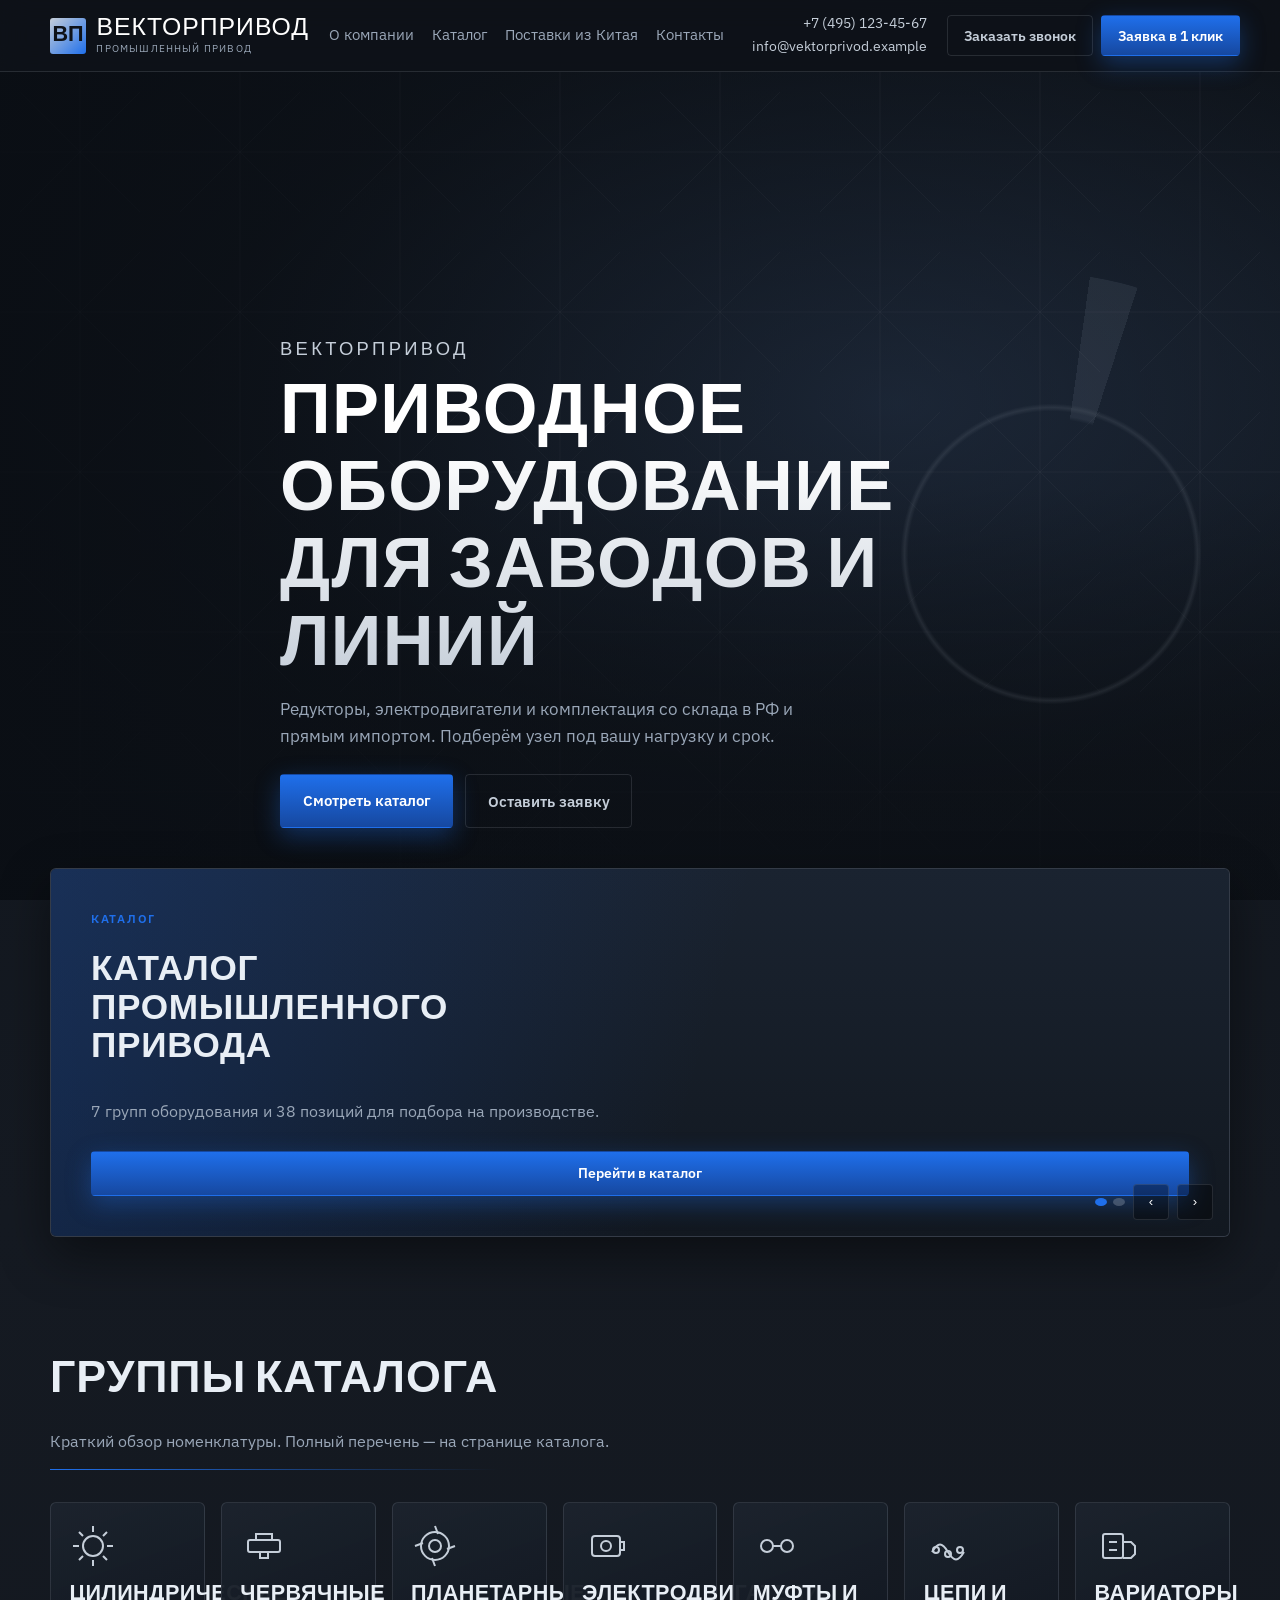
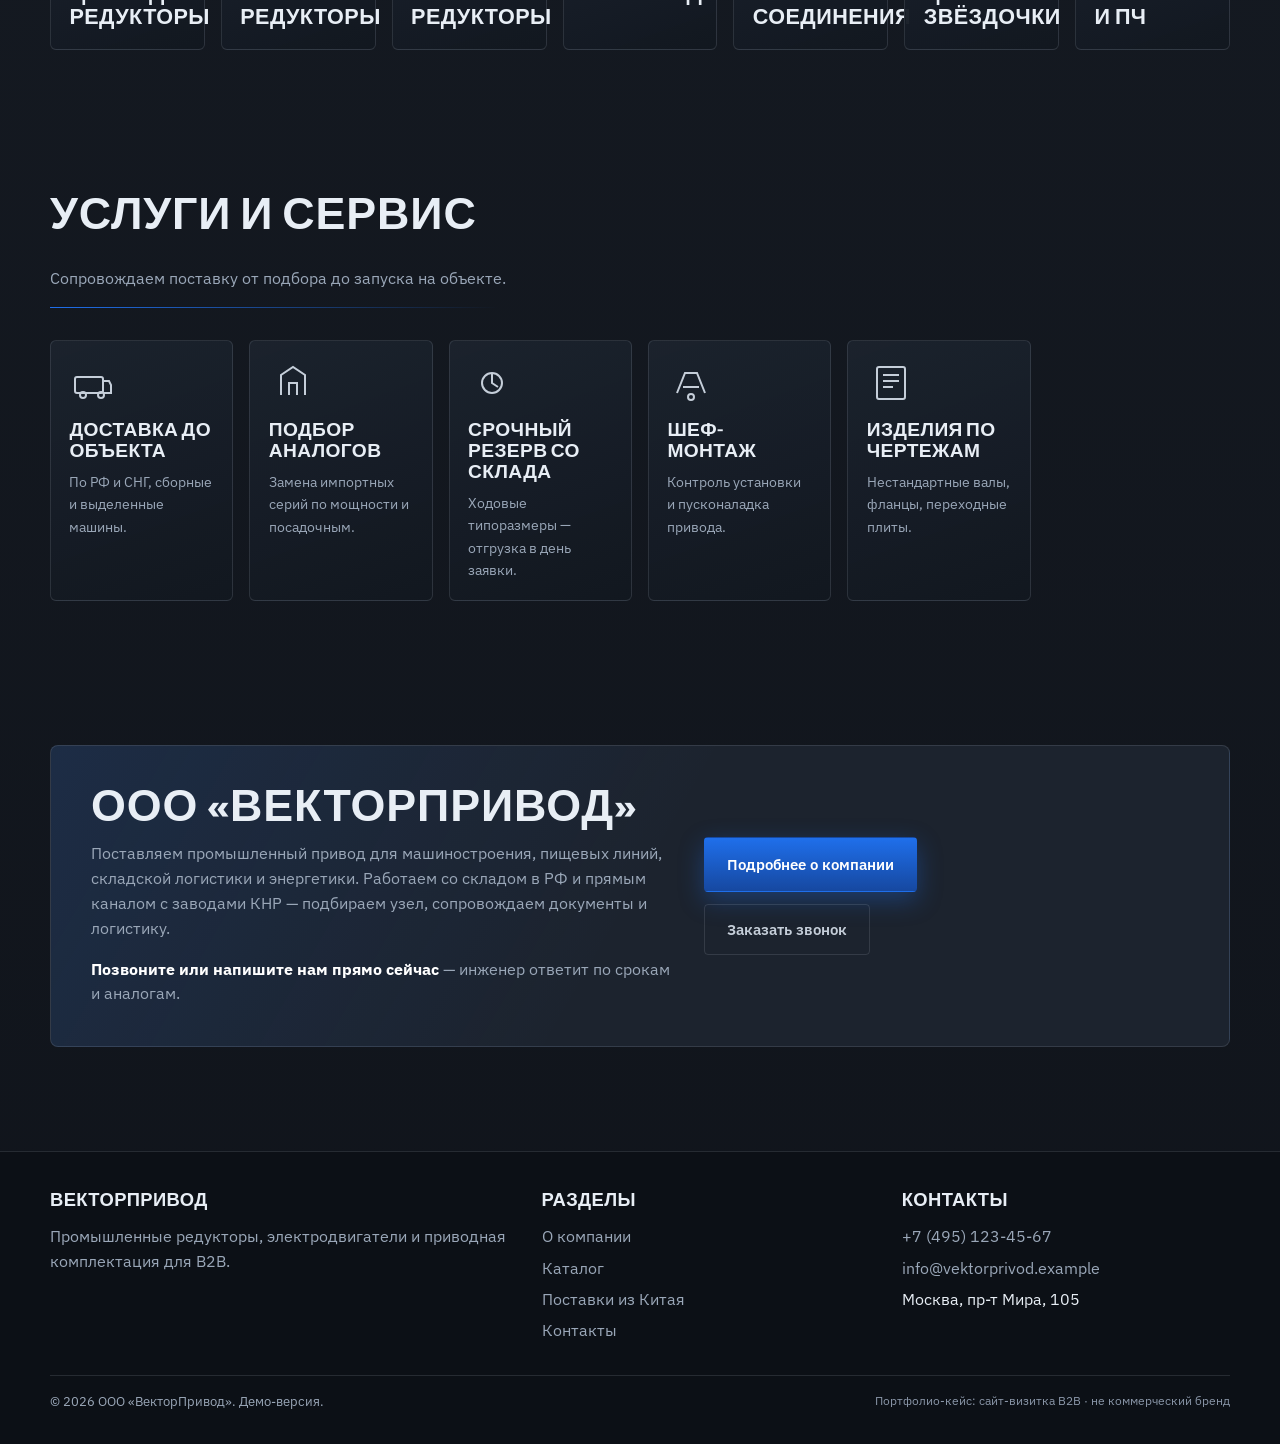
<file: index.html>
<!DOCTYPE html>
<html lang="ru">
<head>
  <meta charset="UTF-8">
  <meta name="viewport" content="width=device-width, initial-scale=1">
  <title>ВекторПривод — промышленные редукторы и электродвигатели</title>
  <meta name="description" content="ООО «ВекторПривод»: поставки промышленных редукторов, электродвигателей и приводной комплектации. Склад в РФ, прямой импорт из Китая, заявки онлайн.">
  <link rel="canonical" href="index.html">
  <link rel="preconnect" href="https://fonts.googleapis.com">
  <link rel="preconnect" href="https://fonts.gstatic.com" crossorigin>
  <link href="https://fonts.googleapis.com/css2?family=IBM+Plex+Sans:wght@400;500;600;700&family=Teko:wght@500;600;700&display=swap" rel="stylesheet">
  <link rel="stylesheet" href="css/styles.css">
</head>
<body>
  <header class="site-header">
    <div class="header-inner">
      <a class="logo" href="index.html" aria-label="ВекторПривод — на главную">
        <span class="logo-mark" aria-hidden="true">ВП</span>
        <span class="logo-text">ВекторПривод<span>промышленный привод</span></span>
      </a>
      <button class="menu-toggle" type="button" aria-label="Меню" aria-expanded="false">☰</button>
      <nav class="nav" aria-label="Основное меню">
        <a href="about.html">О компании</a>
        <a href="catalog.html">Каталог</a>
        <a href="china.html">Поставки из Китая</a>
        <a href="contacts.html">Контакты</a>
      </nav>
      <div class="header-contacts">
        <a href="tel:+74951234567">+7 (495) 123-45-67</a>
        <a href="mailto:info@vektorprivod.example">info@vektorprivod.example</a>
      </div>
      <div class="header-actions">
        <button class="btn btn-ghost" type="button" data-open-modal="call">Заказать звонок</button>
        <button class="btn btn-primary" type="button" data-open-modal="quick">Заявка в 1 клик</button>
      </div>
    </div>
  </header>

  <main>
    <section class="hero" aria-label="Главный экран">
      <div class="hero-bg" aria-hidden="true"></div>
      <div class="hero-gear" aria-hidden="true"></div>
      <div class="hero-inner">
        <p class="brand-kicker">ВекторПривод</p>
        <h1>Приводное оборудование для заводов и линий</h1>
        <p class="hero-lead">Редукторы, электродвигатели и комплектация со склада в РФ и прямым импортом. Подберём узел под вашу нагрузку и срок.</p>
        <div class="hero-cta">
          <a class="btn btn-primary btn-lg" href="catalog.html">Смотреть каталог</a>
          <button class="btn btn-ghost btn-lg" type="button" data-open-modal="quick">Оставить заявку</button>
        </div>
      </div>
    </section>

    <section class="slider-section">
      <div class="container">
        <div class="slider" aria-roledescription="carousel" aria-label="Акции и направления">
          <article class="slide is-active">
            <p class="slide-label">Каталог</p>
            <h2>Каталог промышленного привода</h2>
            <p>7 групп оборудования и 38 позиций для подбора на производстве.</p>
            <a class="btn btn-primary" href="catalog.html">Перейти в каталог</a>
          </article>
          <article class="slide">
            <p class="slide-label">Импорт</p>
            <h2>Официальный партнёр Hangzhou DriveTech Co., Ltd</h2>
            <p>Прямые поставки редукторов и двигателей из Китая под ключ.</p>
            <a class="btn btn-primary" href="china.html">Поставки из Китая</a>
          </article>
          <div class="slider-nav">
            <div class="slider-dots" aria-hidden="true"></div>
            <button class="slider-btn slider-prev" type="button" aria-label="Предыдущий слайд">‹</button>
            <button class="slider-btn slider-next" type="button" aria-label="Следующий слайд">›</button>
          </div>
        </div>
      </div>
    </section>

    <section class="section catalog-preview">
      <div class="container">
        <div class="section-head">
          <h2>Группы каталога</h2>
          <p>Краткий обзор номенклатуры. Полный перечень — на странице каталога.</p>
          <hr class="steel-rule">
        </div>
        <div class="grid-7">
          <a class="tile" href="catalog.html#g1">
            <div class="tile-icon" aria-hidden="true"><svg viewBox="0 0 48 48" fill="none" stroke="currentColor" stroke-width="2"><circle cx="24" cy="24" r="10"/><path d="M24 4v6M24 38v6M4 24h6M38 24h6M10 10l4 4M34 34l4 4M10 38l4-4M34 14l4-4"/></svg></div>
            <h3>Цилиндрические редукторы</h3>
          </a>
          <a class="tile" href="catalog.html#g2">
            <div class="tile-icon" aria-hidden="true"><svg viewBox="0 0 48 48" fill="none" stroke="currentColor" stroke-width="2"><rect x="8" y="18" width="32" height="12" rx="2"/><path d="M16 18V12h16v6M20 30v6h8v-6"/></svg></div>
            <h3>Червячные редукторы</h3>
          </a>
          <a class="tile" href="catalog.html#g3">
            <div class="tile-icon" aria-hidden="true"><svg viewBox="0 0 48 48" fill="none" stroke="currentColor" stroke-width="2"><circle cx="24" cy="24" r="6"/><circle cx="24" cy="24" r="14"/><path d="M24 4l3 8M24 44l-3-8M4 24l8-3M44 24l-8 3"/></svg></div>
            <h3>Планетарные редукторы</h3>
          </a>
          <a class="tile" href="catalog.html#g4">
            <div class="tile-icon" aria-hidden="true"><svg viewBox="0 0 48 48" fill="none" stroke="currentColor" stroke-width="2"><rect x="10" y="14" width="28" height="20" rx="3"/><circle cx="24" cy="24" r="5"/><path d="M38 20h4v8h-4"/></svg></div>
            <h3>Электродвигатели</h3>
          </a>
          <a class="tile" href="catalog.html#g5">
            <div class="tile-icon" aria-hidden="true"><svg viewBox="0 0 48 48" fill="none" stroke="currentColor" stroke-width="2"><circle cx="14" cy="24" r="6"/><circle cx="34" cy="24" r="6"/><path d="M20 24h8"/></svg></div>
            <h3>Муфты и соединения</h3>
          </a>
          <a class="tile" href="catalog.html#g6">
            <div class="tile-icon" aria-hidden="true"><svg viewBox="0 0 48 48" fill="none" stroke="currentColor" stroke-width="2"><path d="M8 30c6-10 10-10 16 0s10 10 16 0"/><circle cx="12" cy="28" r="3"/><circle cx="24" cy="32" r="3"/><circle cx="36" cy="28" r="3"/></svg></div>
            <h3>Цепи и звёздочки</h3>
          </a>
          <a class="tile" href="catalog.html#g7">
            <div class="tile-icon" aria-hidden="true"><svg viewBox="0 0 48 48" fill="none" stroke="currentColor" stroke-width="2"><rect x="8" y="12" width="20" height="24" rx="2"/><path d="M28 20h8l4 4v8l-4 4h-8"/><path d="M14 20h8M14 28h8"/></svg></div>
            <h3>Вариаторы и ПЧ</h3>
          </a>
        </div>
      </div>
    </section>

    <section class="section">
      <div class="container">
        <div class="section-head">
          <h2>Услуги и сервис</h2>
          <p>Сопровождаем поставку от подбора до запуска на объекте.</p>
          <hr class="steel-rule">
        </div>
        <div class="grid-5">
          <article class="tile">
            <div class="tile-icon" aria-hidden="true"><svg viewBox="0 0 48 48" fill="none" stroke="currentColor" stroke-width="2"><rect x="6" y="18" width="28" height="16" rx="2"/><path d="M34 22h6l2 4v8h-8"/><circle cx="14" cy="36" r="3"/><circle cx="32" cy="36" r="3"/></svg></div>
            <h3>Доставка до объекта</h3>
            <p>По РФ и СНГ, сборные и выделенные машины.</p>
          </article>
          <article class="tile">
            <div class="tile-icon" aria-hidden="true"><svg viewBox="0 0 48 48" fill="none" stroke="currentColor" stroke-width="2"><path d="M12 36V16l12-8 12 8v20"/><path d="M20 36V24h8v12"/></svg></div>
            <h3>Подбор аналогов</h3>
            <p>Замена импортных серий по мощности и посадочным.</p>
          </article>
          <article class="tile">
            <div class="tile-icon" aria-hidden="true"><svg viewBox="0 0 48 48" fill="none" stroke="currentColor" stroke-width="2"><circle cx="24" cy="24" r="10"/><path d="M24 14v10l6 4"/></svg></div>
            <h3>Срочный резерв со склада</h3>
            <p>Ходовые типоразмеры — отгрузка в день заявки.</p>
          </article>
          <article class="tile">
            <div class="tile-icon" aria-hidden="true"><svg viewBox="0 0 48 48" fill="none" stroke="currentColor" stroke-width="2"><path d="M10 34l8-20h12l8 20"/><path d="M16 28h16"/><circle cx="24" cy="38" r="3"/></svg></div>
            <h3>Шеф-монтаж</h3>
            <p>Контроль установки и пусконаладка привода.</p>
          </article>
          <article class="tile">
            <div class="tile-icon" aria-hidden="true"><svg viewBox="0 0 48 48" fill="none" stroke="currentColor" stroke-width="2"><rect x="10" y="8" width="28" height="32" rx="2"/><path d="M16 16h16M16 22h16M16 28h10"/></svg></div>
            <h3>Изделия по чертежам</h3>
            <p>Нестандартные валы, фланцы, переходные плиты.</p>
          </article>
        </div>
      </div>
    </section>

    <section class="section">
      <div class="container">
        <div class="about-teaser">
          <div>
            <h2>ООО «ВекторПривод»</h2>
            <p>Поставляем промышленный привод для машиностроения, пищевых линий, складской логистики и энергетики. Работаем со складом в РФ и прямым каналом с заводами КНР — подбираем узел, сопровождаем документы и логистику.</p>
            <p class="mb-0"><strong style="color:#fff">Позвоните или напишите нам прямо сейчас</strong> — инженер ответит по срокам и аналогам.</p>
          </div>
          <div>
            <a class="btn btn-primary btn-lg" href="about.html">Подробнее о компании</a>
            <div style="height:0.75rem"></div>
            <button class="btn btn-ghost btn-lg" type="button" data-open-modal="call">Заказать звонок</button>
          </div>
        </div>
      </div>
    </section>
  </main>

  <footer class="site-footer">
    <div class="container footer-grid">
      <div>
        <h3>ВекторПривод</h3>
        <p>Промышленные редукторы, электродвигатели и приводная комплектация для B2B.</p>
      </div>
      <div>
        <h3>Разделы</h3>
        <ul>
          <li><a href="about.html">О компании</a></li>
          <li><a href="catalog.html">Каталог</a></li>
          <li><a href="china.html">Поставки из Китая</a></li>
          <li><a href="contacts.html">Контакты</a></li>
        </ul>
      </div>
      <div>
        <h3>Контакты</h3>
        <ul>
          <li><a href="tel:+74951234567">+7 (495) 123-45-67</a></li>
          <li><a href="mailto:info@vektorprivod.example">info@vektorprivod.example</a></li>
          <li>Москва, пр-т Мира, 105</li>
        </ul>
      </div>
    </div>
    <div class="container footer-bottom">
      <span>© <span id="year">2026</span> ООО «ВекторПривод». Демо-версия.</span>
      <span class="portfolio-badge">Портфолио-кейс: сайт-визитка B2B · не коммерческий бренд</span>
    </div>
  </footer>

  <div class="modal-backdrop" id="modal-backdrop" aria-hidden="true">
    <div class="modal" role="dialog" aria-modal="true" aria-labelledby="modal-title">
      <div class="modal-head">
        <h3 id="modal-title">Заказать звонок</h3>
        <button class="modal-close" id="modal-close" type="button" aria-label="Закрыть">×</button>
      </div>
      <form class="form" id="modal-form">
        <label>Имя<input id="modal-name" name="name" required autocomplete="name" placeholder="Как к вам обращаться"></label>
        <label>Телефон<input name="phone" type="tel" required autocomplete="tel" placeholder="+7 (___) ___-__-__"></label>
        <label id="modal-comment-wrap" hidden>Что нужно<textarea name="comment" placeholder="Модель, мощность, срок"></textarea></label>
        <p class="form-note">Демо-форма: данные никуда не отправляются. На боевом сайте — email + reCAPTCHA v3.</p>
        <div class="form-success" id="modal-success">Заявка принята (демо). Мы свяжемся с вами.</div>
        <button class="btn btn-primary" type="submit">Отправить</button>
      </form>
    </div>
  </div>

  <script src="js/main.js"></script>
</body>
</html>
</file>
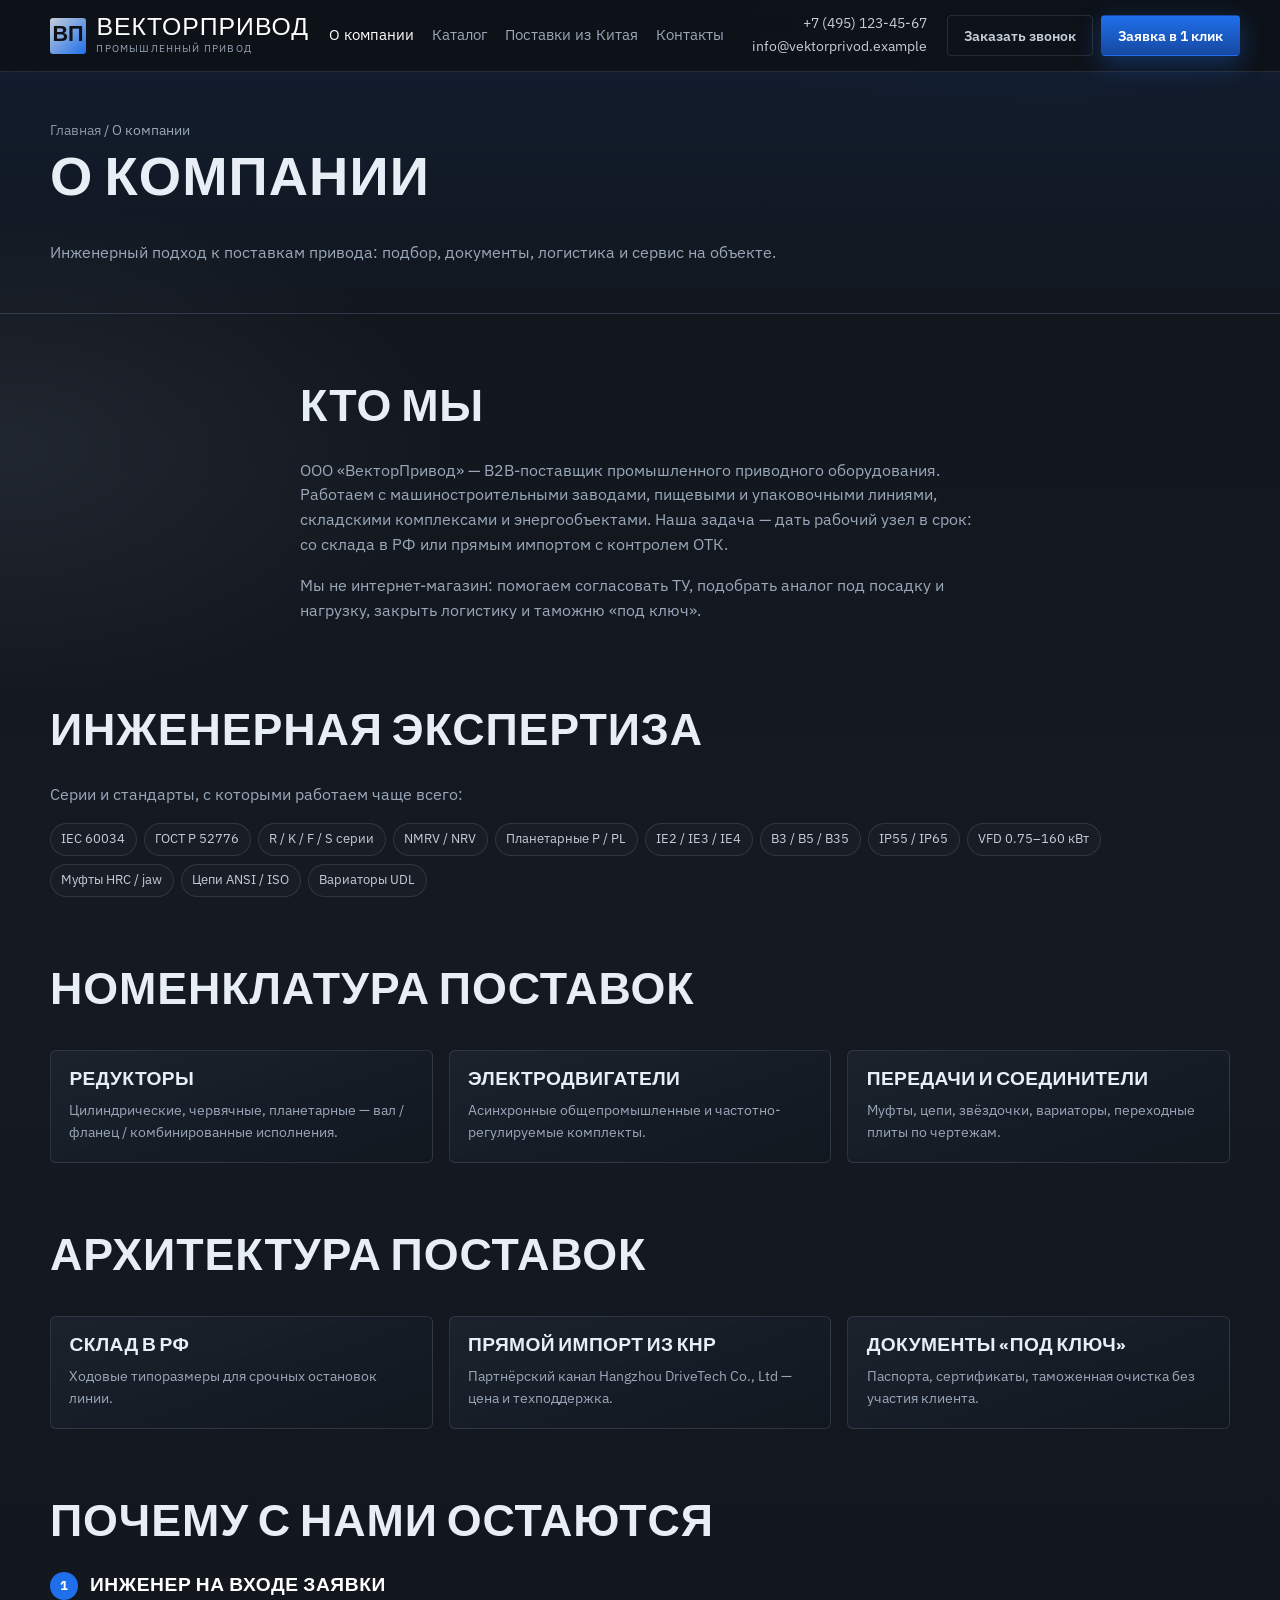
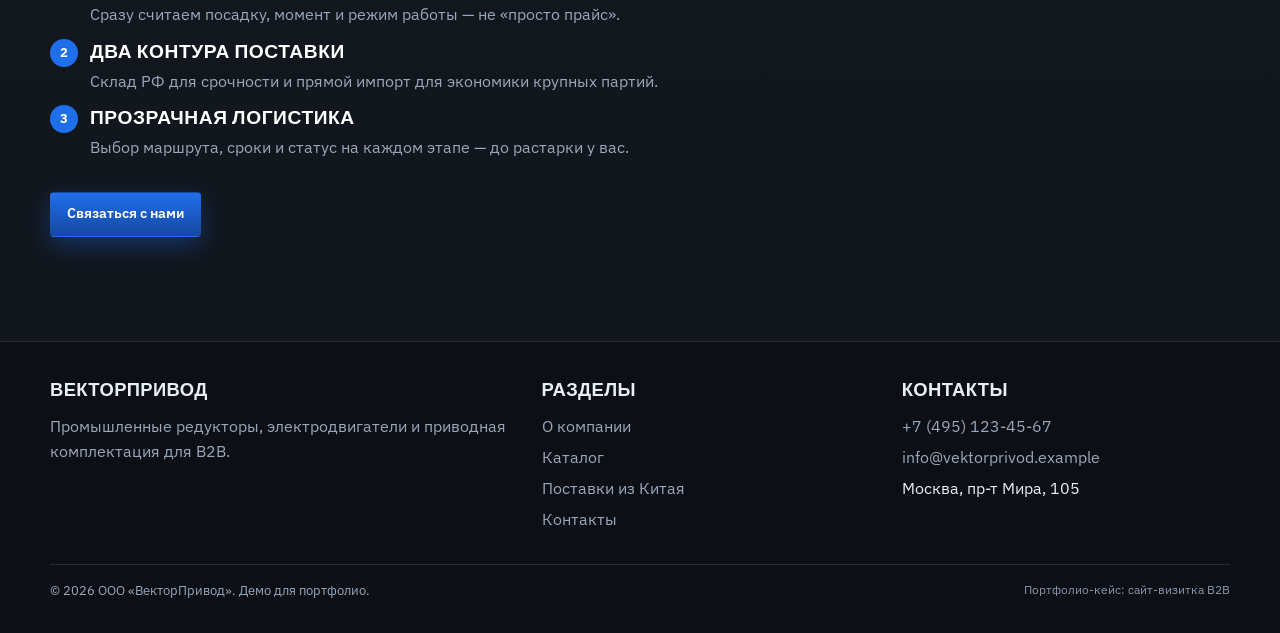
<file: about.html>
<!DOCTYPE html>
<html lang="ru">
<head>
  <meta charset="UTF-8">
  <meta name="viewport" content="width=device-width, initial-scale=1">
  <title>О компании — ВекторПривод</title>
  <meta name="description" content="ООО «ВекторПривод»: экспертиза по промышленному приводу, номенклатура поставок, склад в РФ и прямой импорт из Китая.">
  <link rel="canonical" href="about.html">
  <link rel="preconnect" href="https://fonts.googleapis.com">
  <link rel="preconnect" href="https://fonts.gstatic.com" crossorigin>
  <link href="https://fonts.googleapis.com/css2?family=IBM+Plex+Sans:wght@400;500;600;700&family=Teko:wght@500;600;700&display=swap" rel="stylesheet">
  <link rel="stylesheet" href="css/styles.css">
</head>
<body>
  <header class="site-header">
    <div class="header-inner">
      <a class="logo" href="index.html">
        <span class="logo-mark" aria-hidden="true">ВП</span>
        <span class="logo-text">ВекторПривод<span>промышленный привод</span></span>
      </a>
      <button class="menu-toggle" type="button" aria-label="Меню" aria-expanded="false">☰</button>
      <nav class="nav" aria-label="Основное меню">
        <a class="is-active" href="about.html">О компании</a>
        <a href="catalog.html">Каталог</a>
        <a href="china.html">Поставки из Китая</a>
        <a href="contacts.html">Контакты</a>
      </nav>
      <div class="header-contacts">
        <a href="tel:+74951234567">+7 (495) 123-45-67</a>
        <a href="mailto:info@vektorprivod.example">info@vektorprivod.example</a>
      </div>
      <div class="header-actions">
        <button class="btn btn-ghost" type="button" data-open-modal="call">Заказать звонок</button>
        <button class="btn btn-primary" type="button" data-open-modal="quick">Заявка в 1 клик</button>
      </div>
    </div>
  </header>

  <main>
    <section class="page-hero">
      <div class="container">
        <p class="breadcrumb"><a href="index.html">Главная</a> / О компании</p>
        <h1>О компании</h1>
        <p>Инженерный подход к поставкам привода: подбор, документы, логистика и сервис на объекте.</p>
      </div>
    </section>

    <section class="section">
      <div class="container prose">
        <h2>Кто мы</h2>
        <p>ООО «ВекторПривод» — B2B-поставщик промышленного приводного оборудования. Работаем с машиностроительными заводами, пищевыми и упаковочными линиями, складскими комплексами и энергообъектами. Наша задача — дать рабочий узел в срок: со склада в РФ или прямым импортом с контролем ОТК.</p>
        <p>Мы не интернет-магазин: помогаем согласовать ТУ, подобрать аналог под посадку и нагрузку, закрыть логистику и таможню «под ключ».</p>
      </div>
    </section>

    <section class="section" style="padding-top:0">
      <div class="container">
        <h2>Инженерная экспертиза</h2>
        <p>Серии и стандарты, с которыми работаем чаще всего:</p>
        <div class="tag-cloud" aria-label="Серии оборудования">
          <span class="tag">IEC 60034</span>
          <span class="tag">ГОСТ Р 52776</span>
          <span class="tag">R / K / F / S серии</span>
          <span class="tag">NMRV / NRV</span>
          <span class="tag">Планетарные P / PL</span>
          <span class="tag">IE2 / IE3 / IE4</span>
          <span class="tag">B3 / B5 / B35</span>
          <span class="tag">IP55 / IP65</span>
          <span class="tag">VFD 0.75–160 кВт</span>
          <span class="tag">Муфты HRC / jaw</span>
          <span class="tag">Цепи ANSI / ISO</span>
          <span class="tag">Вариаторы UDL</span>
        </div>
      </div>
    </section>

    <section class="section" style="padding-top:0">
      <div class="container">
        <h2>Номенклатура поставок</h2>
        <div class="grid-3 mt-2">
          <article class="tile"><h3>Редукторы</h3><p>Цилиндрические, червячные, планетарные — вал / фланец / комбинированные исполнения.</p></article>
          <article class="tile"><h3>Электродвигатели</h3><p>Асинхронные общепромышленные и частотно-регулируемые комплекты.</p></article>
          <article class="tile"><h3>Передачи и соединители</h3><p>Муфты, цепи, звёздочки, вариаторы, переходные плиты по чертежам.</p></article>
        </div>
      </div>
    </section>

    <section class="section" style="padding-top:0">
      <div class="container">
        <h2>Архитектура поставок</h2>
        <div class="grid-3 mt-2">
          <article class="tile"><h3>Склад в РФ</h3><p>Ходовые типоразмеры для срочных остановок линии.</p></article>
          <article class="tile"><h3>Прямой импорт из КНР</h3><p>Партнёрский канал Hangzhou DriveTech Co., Ltd — цена и техподдержка.</p></article>
          <article class="tile"><h3>Документы «под ключ»</h3><p>Паспорта, сертификаты, таможенная очистка без участия клиента.</p></article>
        </div>
      </div>
    </section>

    <section class="section" style="padding-top:0">
      <div class="container">
        <h2>Почему с нами остаются</h2>
        <ul class="feature-list">
          <li>
            <span class="num">1</span>
            <div><strong>Инженер на входе заявки</strong>Сразу считаем посадку, момент и режим работы — не «просто прайс».</div>
          </li>
          <li>
            <span class="num">2</span>
            <div><strong>Два контура поставки</strong>Склад РФ для срочности и прямой импорт для экономики крупных партий.</div>
          </li>
          <li>
            <span class="num">3</span>
            <div><strong>Прозрачная логистика</strong>Выбор маршрута, сроки и статус на каждом этапе — до растарки у вас.</div>
          </li>
        </ul>
        <div class="mt-2">
          <a class="btn btn-primary" href="contacts.html">Связаться с нами</a>
        </div>
      </div>
    </section>
  </main>

  <footer class="site-footer">
    <div class="container footer-grid">
      <div>
        <h3>ВекторПривод</h3>
        <p>Промышленные редукторы, электродвигатели и приводная комплектация для B2B.</p>
      </div>
      <div>
        <h3>Разделы</h3>
        <ul>
          <li><a href="about.html">О компании</a></li>
          <li><a href="catalog.html">Каталог</a></li>
          <li><a href="china.html">Поставки из Китая</a></li>
          <li><a href="contacts.html">Контакты</a></li>
        </ul>
      </div>
      <div>
        <h3>Контакты</h3>
        <ul>
          <li><a href="tel:+74951234567">+7 (495) 123-45-67</a></li>
          <li><a href="mailto:info@vektorprivod.example">info@vektorprivod.example</a></li>
          <li>Москва, пр-т Мира, 105</li>
        </ul>
      </div>
    </div>
    <div class="container footer-bottom">
      <span>© <span id="year">2026</span> ООО «ВекторПривод». Демо для портфолио.</span>
      <span class="portfolio-badge">Портфолио-кейс: сайт-визитка B2B</span>
    </div>
  </footer>

  <div class="modal-backdrop" id="modal-backdrop" aria-hidden="true">
    <div class="modal" role="dialog" aria-modal="true" aria-labelledby="modal-title">
      <div class="modal-head">
        <h3 id="modal-title">Заказать звонок</h3>
        <button class="modal-close" id="modal-close" type="button" aria-label="Закрыть">×</button>
      </div>
      <form class="form" id="modal-form">
        <label>Имя<input id="modal-name" name="name" required autocomplete="name"></label>
        <label>Телефон<input name="phone" type="tel" required autocomplete="tel"></label>
        <label id="modal-comment-wrap" hidden>Что нужно<textarea name="comment"></textarea></label>
        <p class="form-note">Демо-форма: данные никуда не отправляются.</p>
        <div class="form-success" id="modal-success">Заявка принята (демо).</div>
        <button class="btn btn-primary" type="submit">Отправить</button>
      </form>
    </div>
  </div>
  <script src="js/main.js"></script>
</body>
</html>
</file>
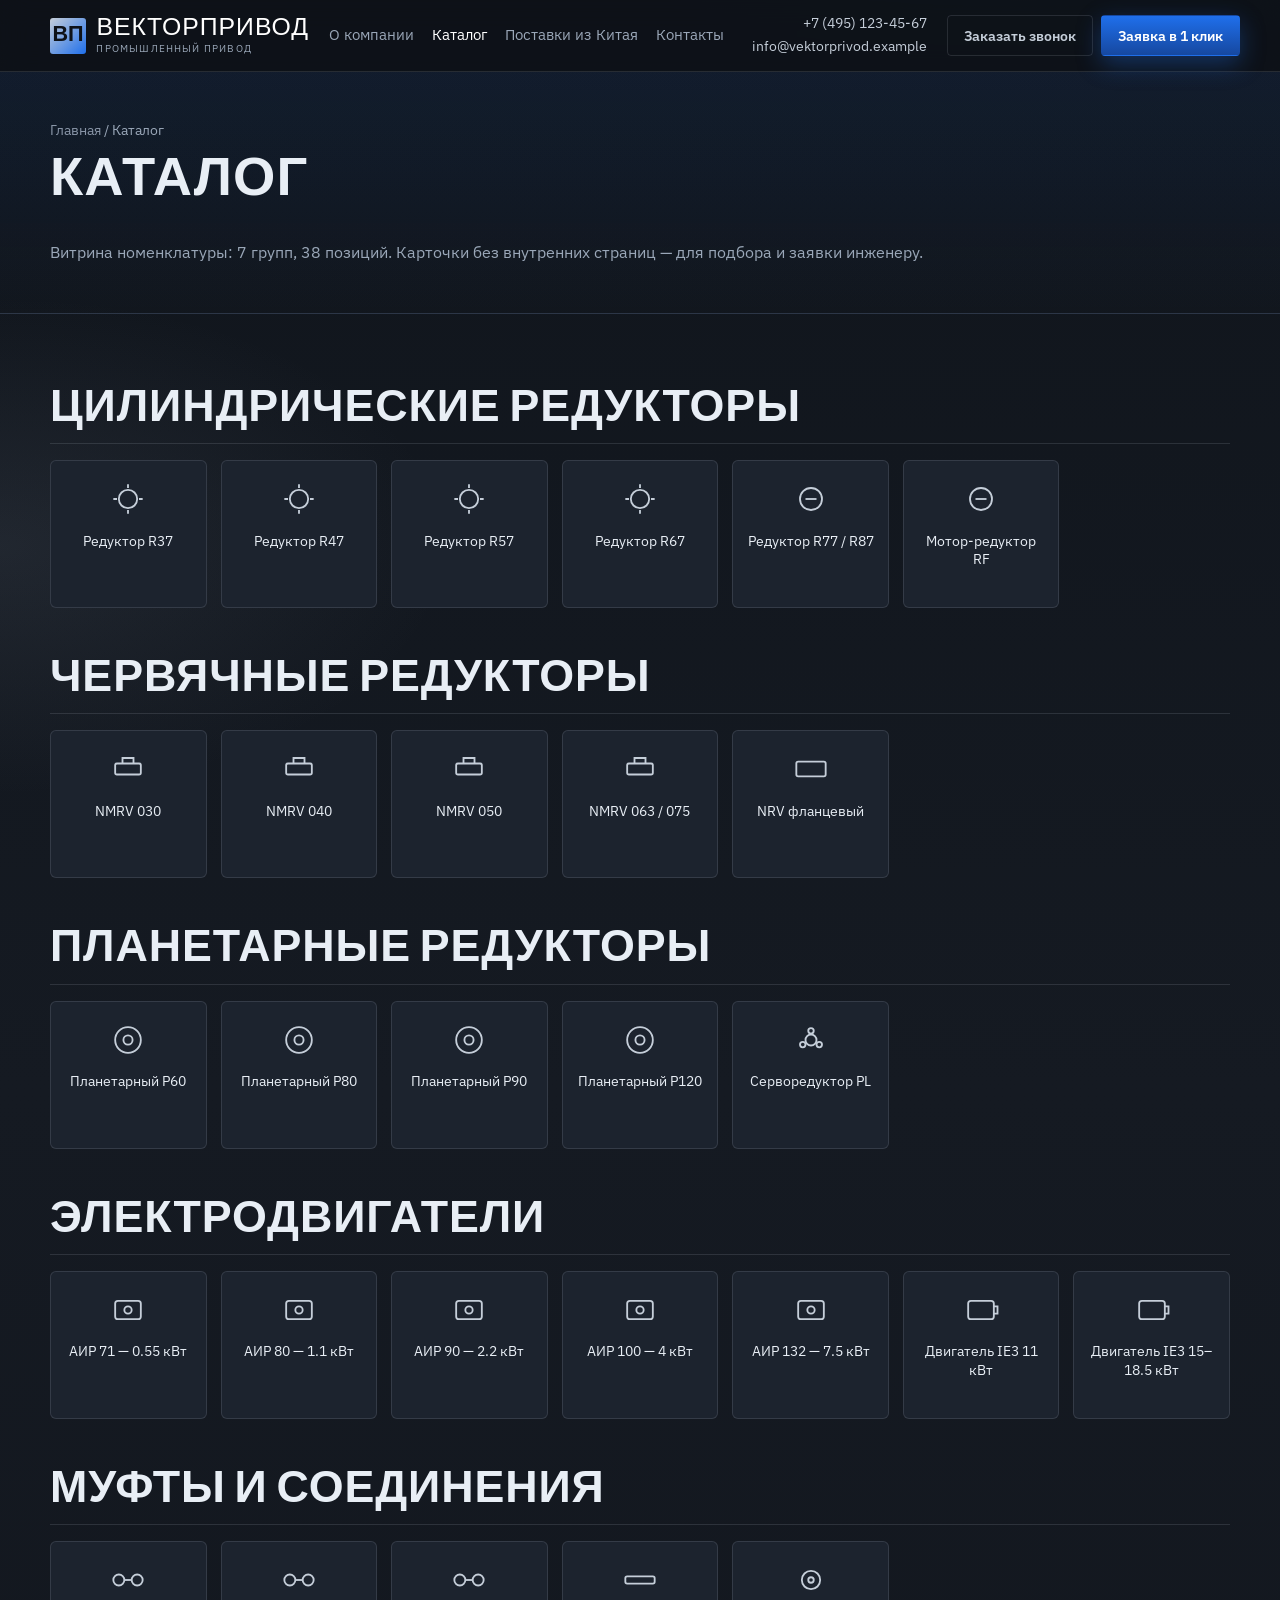
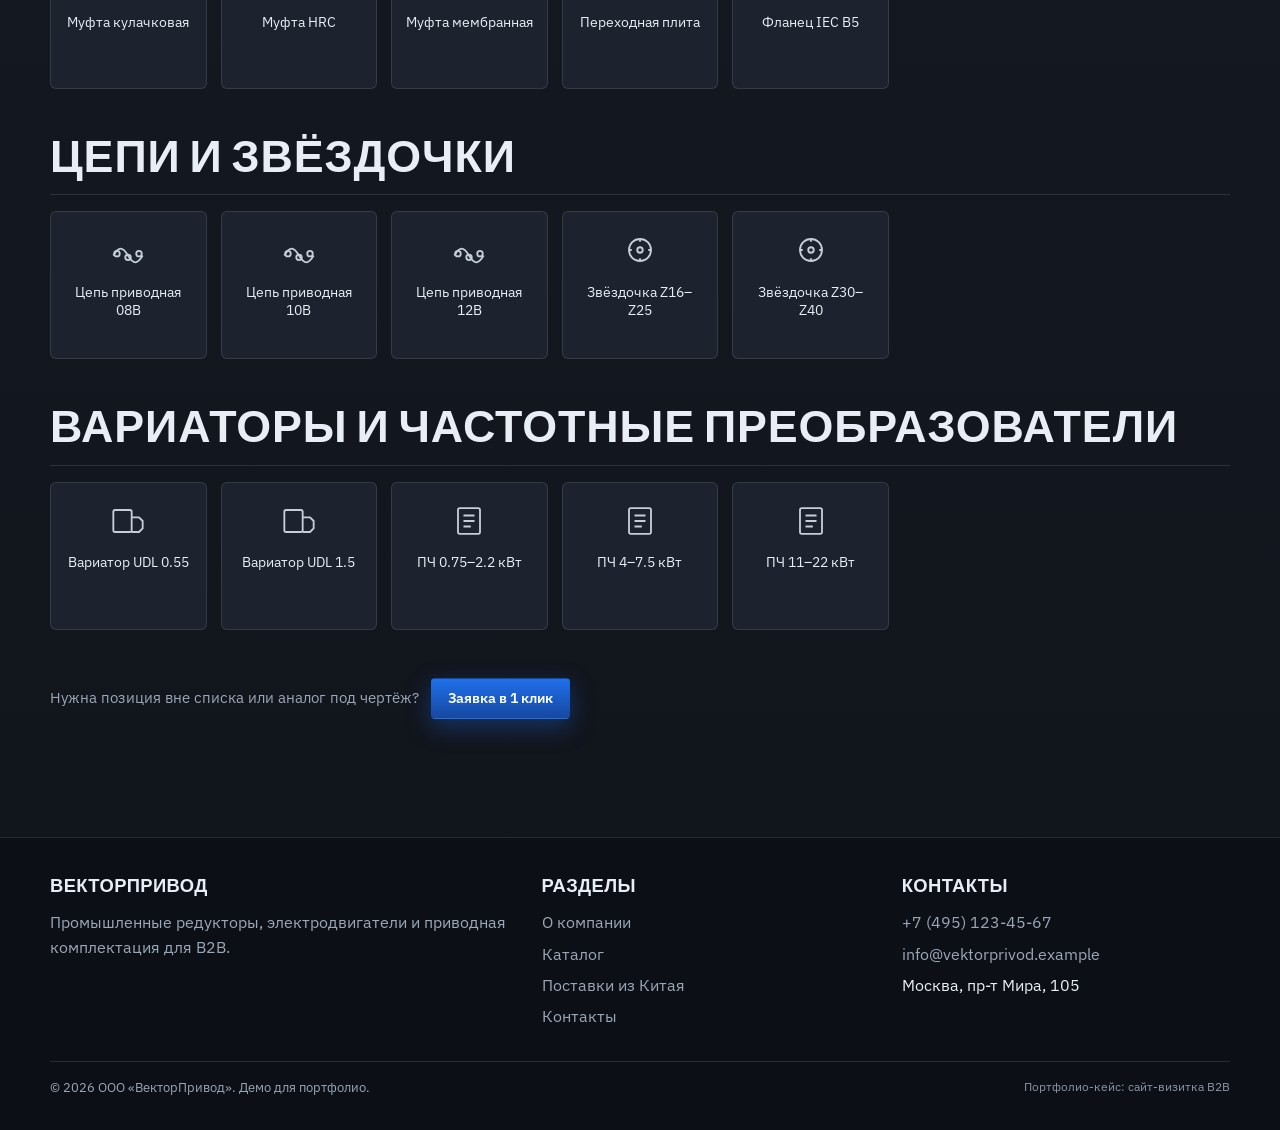
<file: catalog.html>
<!DOCTYPE html>
<html lang="ru">
<head>
  <meta charset="UTF-8">
  <meta name="viewport" content="width=device-width, initial-scale=1">
  <title>Каталог — ВекторПривод | 7 групп, 38 позиций</title>
  <meta name="description" content="Каталог ООО «ВекторПривод»: цилиндрические, червячные и планетарные редукторы, электродвигатели, муфты, цепи, вариаторы и ПЧ — 38 карточек.">
  <link rel="canonical" href="catalog.html">
  <link rel="preconnect" href="https://fonts.googleapis.com">
  <link rel="preconnect" href="https://fonts.gstatic.com" crossorigin>
  <link href="https://fonts.googleapis.com/css2?family=IBM+Plex+Sans:wght@400;500;600;700&family=Teko:wght@500;600;700&display=swap" rel="stylesheet">
  <link rel="stylesheet" href="css/styles.css">
</head>
<body>
  <header class="site-header">
    <div class="header-inner">
      <a class="logo" href="index.html">
        <span class="logo-mark" aria-hidden="true">ВП</span>
        <span class="logo-text">ВекторПривод<span>промышленный привод</span></span>
      </a>
      <button class="menu-toggle" type="button" aria-label="Меню" aria-expanded="false">☰</button>
      <nav class="nav" aria-label="Основное меню">
        <a href="about.html">О компании</a>
        <a class="is-active" href="catalog.html">Каталог</a>
        <a href="china.html">Поставки из Китая</a>
        <a href="contacts.html">Контакты</a>
      </nav>
      <div class="header-contacts">
        <a href="tel:+74951234567">+7 (495) 123-45-67</a>
        <a href="mailto:info@vektorprivod.example">info@vektorprivod.example</a>
      </div>
      <div class="header-actions">
        <button class="btn btn-ghost" type="button" data-open-modal="call">Заказать звонок</button>
        <button class="btn btn-primary" type="button" data-open-modal="quick">Заявка в 1 клик</button>
      </div>
    </div>
  </header>

  <main>
    <section class="page-hero">
      <div class="container">
        <p class="breadcrumb"><a href="index.html">Главная</a> / Каталог</p>
        <h1>Каталог</h1>
        <p>Витрина номенклатуры: 7 групп, 38 позиций. Карточки без внутренних страниц — для подбора и заявки инженеру.</p>
      </div>
    </section>

    <section class="section">
      <div class="container">
        <!-- 1: 6 items -->
        <div class="catalog-group" id="g1">
          <h2>Цилиндрические редукторы</h2>
          <div class="product-grid">
            <div class="product-card"><div class="icon" aria-hidden="true"><svg viewBox="0 0 48 48" fill="none" stroke="currentColor" stroke-width="2"><circle cx="24" cy="24" r="10"/><path d="M24 8v4M24 36v4M8 24h4M36 24h4"/></svg></div><span>Редуктор R37</span></div>
            <div class="product-card"><div class="icon" aria-hidden="true"><svg viewBox="0 0 48 48" fill="none" stroke="currentColor" stroke-width="2"><circle cx="24" cy="24" r="10"/><path d="M24 8v4M24 36v4M8 24h4M36 24h4"/></svg></div><span>Редуктор R47</span></div>
            <div class="product-card"><div class="icon" aria-hidden="true"><svg viewBox="0 0 48 48" fill="none" stroke="currentColor" stroke-width="2"><circle cx="24" cy="24" r="10"/><path d="M24 8v4M24 36v4M8 24h4M36 24h4"/></svg></div><span>Редуктор R57</span></div>
            <div class="product-card"><div class="icon" aria-hidden="true"><svg viewBox="0 0 48 48" fill="none" stroke="currentColor" stroke-width="2"><circle cx="24" cy="24" r="10"/><path d="M24 8v4M24 36v4M8 24h4M36 24h4"/></svg></div><span>Редуктор R67</span></div>
            <div class="product-card"><div class="icon" aria-hidden="true"><svg viewBox="0 0 48 48" fill="none" stroke="currentColor" stroke-width="2"><circle cx="24" cy="24" r="12"/><path d="M18 24h12"/></svg></div><span>Редуктор R77 / R87</span></div>
            <div class="product-card"><div class="icon" aria-hidden="true"><svg viewBox="0 0 48 48" fill="none" stroke="currentColor" stroke-width="2"><circle cx="24" cy="24" r="12"/><path d="M18 24h12"/></svg></div><span>Мотор-редуктор RF</span></div>
          </div>
        </div>

        <!-- 2: 5 items -->
        <div class="catalog-group" id="g2">
          <h2>Червячные редукторы</h2>
          <div class="product-grid">
            <div class="product-card"><div class="icon" aria-hidden="true"><svg viewBox="0 0 48 48" fill="none" stroke="currentColor" stroke-width="2"><rect x="10" y="18" width="28" height="12" rx="2"/><path d="M18 18V12h12v6"/></svg></div><span>NMRV 030</span></div>
            <div class="product-card"><div class="icon" aria-hidden="true"><svg viewBox="0 0 48 48" fill="none" stroke="currentColor" stroke-width="2"><rect x="10" y="18" width="28" height="12" rx="2"/><path d="M18 18V12h12v6"/></svg></div><span>NMRV 040</span></div>
            <div class="product-card"><div class="icon" aria-hidden="true"><svg viewBox="0 0 48 48" fill="none" stroke="currentColor" stroke-width="2"><rect x="10" y="18" width="28" height="12" rx="2"/><path d="M18 18V12h12v6"/></svg></div><span>NMRV 050</span></div>
            <div class="product-card"><div class="icon" aria-hidden="true"><svg viewBox="0 0 48 48" fill="none" stroke="currentColor" stroke-width="2"><rect x="10" y="18" width="28" height="12" rx="2"/><path d="M18 18V12h12v6"/></svg></div><span>NMRV 063 / 075</span></div>
            <div class="product-card"><div class="icon" aria-hidden="true"><svg viewBox="0 0 48 48" fill="none" stroke="currentColor" stroke-width="2"><rect x="8" y="16" width="32" height="16" rx="2"/></svg></div><span>NRV фланцевый</span></div>
          </div>
        </div>

        <!-- 3: 5 items -->
        <div class="catalog-group" id="g3">
          <h2>Планетарные редукторы</h2>
          <div class="product-grid">
            <div class="product-card"><div class="icon" aria-hidden="true"><svg viewBox="0 0 48 48" fill="none" stroke="currentColor" stroke-width="2"><circle cx="24" cy="24" r="5"/><circle cx="24" cy="24" r="14"/></svg></div><span>Планетарный P60</span></div>
            <div class="product-card"><div class="icon" aria-hidden="true"><svg viewBox="0 0 48 48" fill="none" stroke="currentColor" stroke-width="2"><circle cx="24" cy="24" r="5"/><circle cx="24" cy="24" r="14"/></svg></div><span>Планетарный P80</span></div>
            <div class="product-card"><div class="icon" aria-hidden="true"><svg viewBox="0 0 48 48" fill="none" stroke="currentColor" stroke-width="2"><circle cx="24" cy="24" r="5"/><circle cx="24" cy="24" r="14"/></svg></div><span>Планетарный P90</span></div>
            <div class="product-card"><div class="icon" aria-hidden="true"><svg viewBox="0 0 48 48" fill="none" stroke="currentColor" stroke-width="2"><circle cx="24" cy="24" r="5"/><circle cx="24" cy="24" r="14"/></svg></div><span>Планетарный P120</span></div>
            <div class="product-card"><div class="icon" aria-hidden="true"><svg viewBox="0 0 48 48" fill="none" stroke="currentColor" stroke-width="2"><circle cx="24" cy="24" r="6"/><circle cx="24" cy="14" r="3"/><circle cx="33" cy="29" r="3"/><circle cx="15" cy="29" r="3"/></svg></div><span>Серворедуктор PL</span></div>
          </div>
        </div>

        <!-- 4: 7 items -->
        <div class="catalog-group" id="g4">
          <h2>Электродвигатели</h2>
          <div class="product-grid">
            <div class="product-card"><div class="icon" aria-hidden="true"><svg viewBox="0 0 48 48" fill="none" stroke="currentColor" stroke-width="2"><rect x="10" y="14" width="28" height="20" rx="3"/><circle cx="24" cy="24" r="4"/></svg></div><span>АИР 71 — 0.55 кВт</span></div>
            <div class="product-card"><div class="icon" aria-hidden="true"><svg viewBox="0 0 48 48" fill="none" stroke="currentColor" stroke-width="2"><rect x="10" y="14" width="28" height="20" rx="3"/><circle cx="24" cy="24" r="4"/></svg></div><span>АИР 80 — 1.1 кВт</span></div>
            <div class="product-card"><div class="icon" aria-hidden="true"><svg viewBox="0 0 48 48" fill="none" stroke="currentColor" stroke-width="2"><rect x="10" y="14" width="28" height="20" rx="3"/><circle cx="24" cy="24" r="4"/></svg></div><span>АИР 90 — 2.2 кВт</span></div>
            <div class="product-card"><div class="icon" aria-hidden="true"><svg viewBox="0 0 48 48" fill="none" stroke="currentColor" stroke-width="2"><rect x="10" y="14" width="28" height="20" rx="3"/><circle cx="24" cy="24" r="4"/></svg></div><span>АИР 100 — 4 кВт</span></div>
            <div class="product-card"><div class="icon" aria-hidden="true"><svg viewBox="0 0 48 48" fill="none" stroke="currentColor" stroke-width="2"><rect x="10" y="14" width="28" height="20" rx="3"/><circle cx="24" cy="24" r="4"/></svg></div><span>АИР 132 — 7.5 кВт</span></div>
            <div class="product-card"><div class="icon" aria-hidden="true"><svg viewBox="0 0 48 48" fill="none" stroke="currentColor" stroke-width="2"><rect x="10" y="14" width="28" height="20" rx="3"/><path d="M38 20h4v8h-4"/></svg></div><span>Двигатель IE3 11 кВт</span></div>
            <div class="product-card"><div class="icon" aria-hidden="true"><svg viewBox="0 0 48 48" fill="none" stroke="currentColor" stroke-width="2"><rect x="10" y="14" width="28" height="20" rx="3"/><path d="M38 20h4v8h-4"/></svg></div><span>Двигатель IE3 15–18.5 кВт</span></div>
          </div>
        </div>

        <!-- 5: 5 items -->
        <div class="catalog-group" id="g5">
          <h2>Муфты и соединения</h2>
          <div class="product-grid">
            <div class="product-card"><div class="icon" aria-hidden="true"><svg viewBox="0 0 48 48" fill="none" stroke="currentColor" stroke-width="2"><circle cx="14" cy="24" r="6"/><circle cx="34" cy="24" r="6"/><path d="M20 24h8"/></svg></div><span>Муфта кулачковая</span></div>
            <div class="product-card"><div class="icon" aria-hidden="true"><svg viewBox="0 0 48 48" fill="none" stroke="currentColor" stroke-width="2"><circle cx="14" cy="24" r="6"/><circle cx="34" cy="24" r="6"/><path d="M20 24h8"/></svg></div><span>Муфта HRC</span></div>
            <div class="product-card"><div class="icon" aria-hidden="true"><svg viewBox="0 0 48 48" fill="none" stroke="currentColor" stroke-width="2"><circle cx="14" cy="24" r="6"/><circle cx="34" cy="24" r="6"/><path d="M20 24h8"/></svg></div><span>Муфта мембранная</span></div>
            <div class="product-card"><div class="icon" aria-hidden="true"><svg viewBox="0 0 48 48" fill="none" stroke="currentColor" stroke-width="2"><rect x="8" y="20" width="32" height="8" rx="2"/></svg></div><span>Переходная плита</span></div>
            <div class="product-card"><div class="icon" aria-hidden="true"><svg viewBox="0 0 48 48" fill="none" stroke="currentColor" stroke-width="2"><circle cx="24" cy="24" r="10"/><circle cx="24" cy="24" r="3"/></svg></div><span>Фланец IEC B5</span></div>
          </div>
        </div>

        <!-- 6: 5 items -->
        <div class="catalog-group" id="g6">
          <h2>Цепи и звёздочки</h2>
          <div class="product-grid">
            <div class="product-card"><div class="icon" aria-hidden="true"><svg viewBox="0 0 48 48" fill="none" stroke="currentColor" stroke-width="2"><path d="M8 30c6-10 10-10 16 0s10 10 16 0"/><circle cx="12" cy="28" r="3"/><circle cx="24" cy="32" r="3"/><circle cx="36" cy="28" r="3"/></svg></div><span>Цепь приводная 08B</span></div>
            <div class="product-card"><div class="icon" aria-hidden="true"><svg viewBox="0 0 48 48" fill="none" stroke="currentColor" stroke-width="2"><path d="M8 30c6-10 10-10 16 0s10 10 16 0"/><circle cx="12" cy="28" r="3"/><circle cx="24" cy="32" r="3"/><circle cx="36" cy="28" r="3"/></svg></div><span>Цепь приводная 10B</span></div>
            <div class="product-card"><div class="icon" aria-hidden="true"><svg viewBox="0 0 48 48" fill="none" stroke="currentColor" stroke-width="2"><path d="M8 30c6-10 10-10 16 0s10 10 16 0"/><circle cx="12" cy="28" r="3"/><circle cx="24" cy="32" r="3"/><circle cx="36" cy="28" r="3"/></svg></div><span>Цепь приводная 12B</span></div>
            <div class="product-card"><div class="icon" aria-hidden="true"><svg viewBox="0 0 48 48" fill="none" stroke="currentColor" stroke-width="2"><circle cx="24" cy="24" r="12"/><circle cx="24" cy="24" r="3"/><path d="M24 12v3M24 33v3M12 24h3M33 24h3"/></svg></div><span>Звёздочка Z16–Z25</span></div>
            <div class="product-card"><div class="icon" aria-hidden="true"><svg viewBox="0 0 48 48" fill="none" stroke="currentColor" stroke-width="2"><circle cx="24" cy="24" r="12"/><circle cx="24" cy="24" r="3"/><path d="M24 12v3M24 33v3M12 24h3M33 24h3"/></svg></div><span>Звёздочка Z30–Z40</span></div>
          </div>
        </div>

        <!-- 7: 5 items = 6+5+5+7+5+5+5 = 38 -->
        <div class="catalog-group" id="g7">
          <h2>Вариаторы и частотные преобразователи</h2>
          <div class="product-grid">
            <div class="product-card"><div class="icon" aria-hidden="true"><svg viewBox="0 0 48 48" fill="none" stroke="currentColor" stroke-width="2"><rect x="8" y="12" width="20" height="24" rx="2"/><path d="M28 20h8l4 4v8l-4 4h-8"/></svg></div><span>Вариатор UDL 0.55</span></div>
            <div class="product-card"><div class="icon" aria-hidden="true"><svg viewBox="0 0 48 48" fill="none" stroke="currentColor" stroke-width="2"><rect x="8" y="12" width="20" height="24" rx="2"/><path d="M28 20h8l4 4v8l-4 4h-8"/></svg></div><span>Вариатор UDL 1.5</span></div>
            <div class="product-card"><div class="icon" aria-hidden="true"><svg viewBox="0 0 48 48" fill="none" stroke="currentColor" stroke-width="2"><rect x="12" y="10" width="24" height="28" rx="2"/><path d="M18 18h12M18 24h12M18 30h8"/></svg></div><span>ПЧ 0.75–2.2 кВт</span></div>
            <div class="product-card"><div class="icon" aria-hidden="true"><svg viewBox="0 0 48 48" fill="none" stroke="currentColor" stroke-width="2"><rect x="12" y="10" width="24" height="28" rx="2"/><path d="M18 18h12M18 24h12M18 30h8"/></svg></div><span>ПЧ 4–7.5 кВт</span></div>
            <div class="product-card"><div class="icon" aria-hidden="true"><svg viewBox="0 0 48 48" fill="none" stroke="currentColor" stroke-width="2"><rect x="12" y="10" width="24" height="28" rx="2"/><path d="M18 18h12M18 24h12M18 30h8"/></svg></div><span>ПЧ 11–22 кВт</span></div>
          </div>
        </div>

        <p style="color:var(--text-muted);font-size:0.92rem">Нужна позиция вне списка или аналог под чертёж? <button class="btn btn-primary" type="button" data-open-modal="quick" style="margin-left:0.5rem">Заявка в 1 клик</button></p>
      </div>
    </section>
  </main>

  <footer class="site-footer">
    <div class="container footer-grid">
      <div>
        <h3>ВекторПривод</h3>
        <p>Промышленные редукторы, электродвигатели и приводная комплектация для B2B.</p>
      </div>
      <div>
        <h3>Разделы</h3>
        <ul>
          <li><a href="about.html">О компании</a></li>
          <li><a href="catalog.html">Каталог</a></li>
          <li><a href="china.html">Поставки из Китая</a></li>
          <li><a href="contacts.html">Контакты</a></li>
        </ul>
      </div>
      <div>
        <h3>Контакты</h3>
        <ul>
          <li><a href="tel:+74951234567">+7 (495) 123-45-67</a></li>
          <li><a href="mailto:info@vektorprivod.example">info@vektorprivod.example</a></li>
          <li>Москва, пр-т Мира, 105</li>
        </ul>
      </div>
    </div>
    <div class="container footer-bottom">
      <span>© <span id="year">2026</span> ООО «ВекторПривод». Демо для портфолио.</span>
      <span class="portfolio-badge">Портфолио-кейс: сайт-визитка B2B</span>
    </div>
  </footer>

  <div class="modal-backdrop" id="modal-backdrop" aria-hidden="true">
    <div class="modal" role="dialog" aria-modal="true" aria-labelledby="modal-title">
      <div class="modal-head">
        <h3 id="modal-title">Заказать звонок</h3>
        <button class="modal-close" id="modal-close" type="button" aria-label="Закрыть">×</button>
      </div>
      <form class="form" id="modal-form">
        <label>Имя<input id="modal-name" name="name" required autocomplete="name"></label>
        <label>Телефон<input name="phone" type="tel" required autocomplete="tel"></label>
        <label id="modal-comment-wrap" hidden>Что нужно<textarea name="comment"></textarea></label>
        <p class="form-note">Демо-форма: данные никуда не отправляются.</p>
        <div class="form-success" id="modal-success">Заявка принята (демо).</div>
        <button class="btn btn-primary" type="submit">Отправить</button>
      </form>
    </div>
  </div>
  <script src="js/main.js"></script>
</body>
</html>
</file>
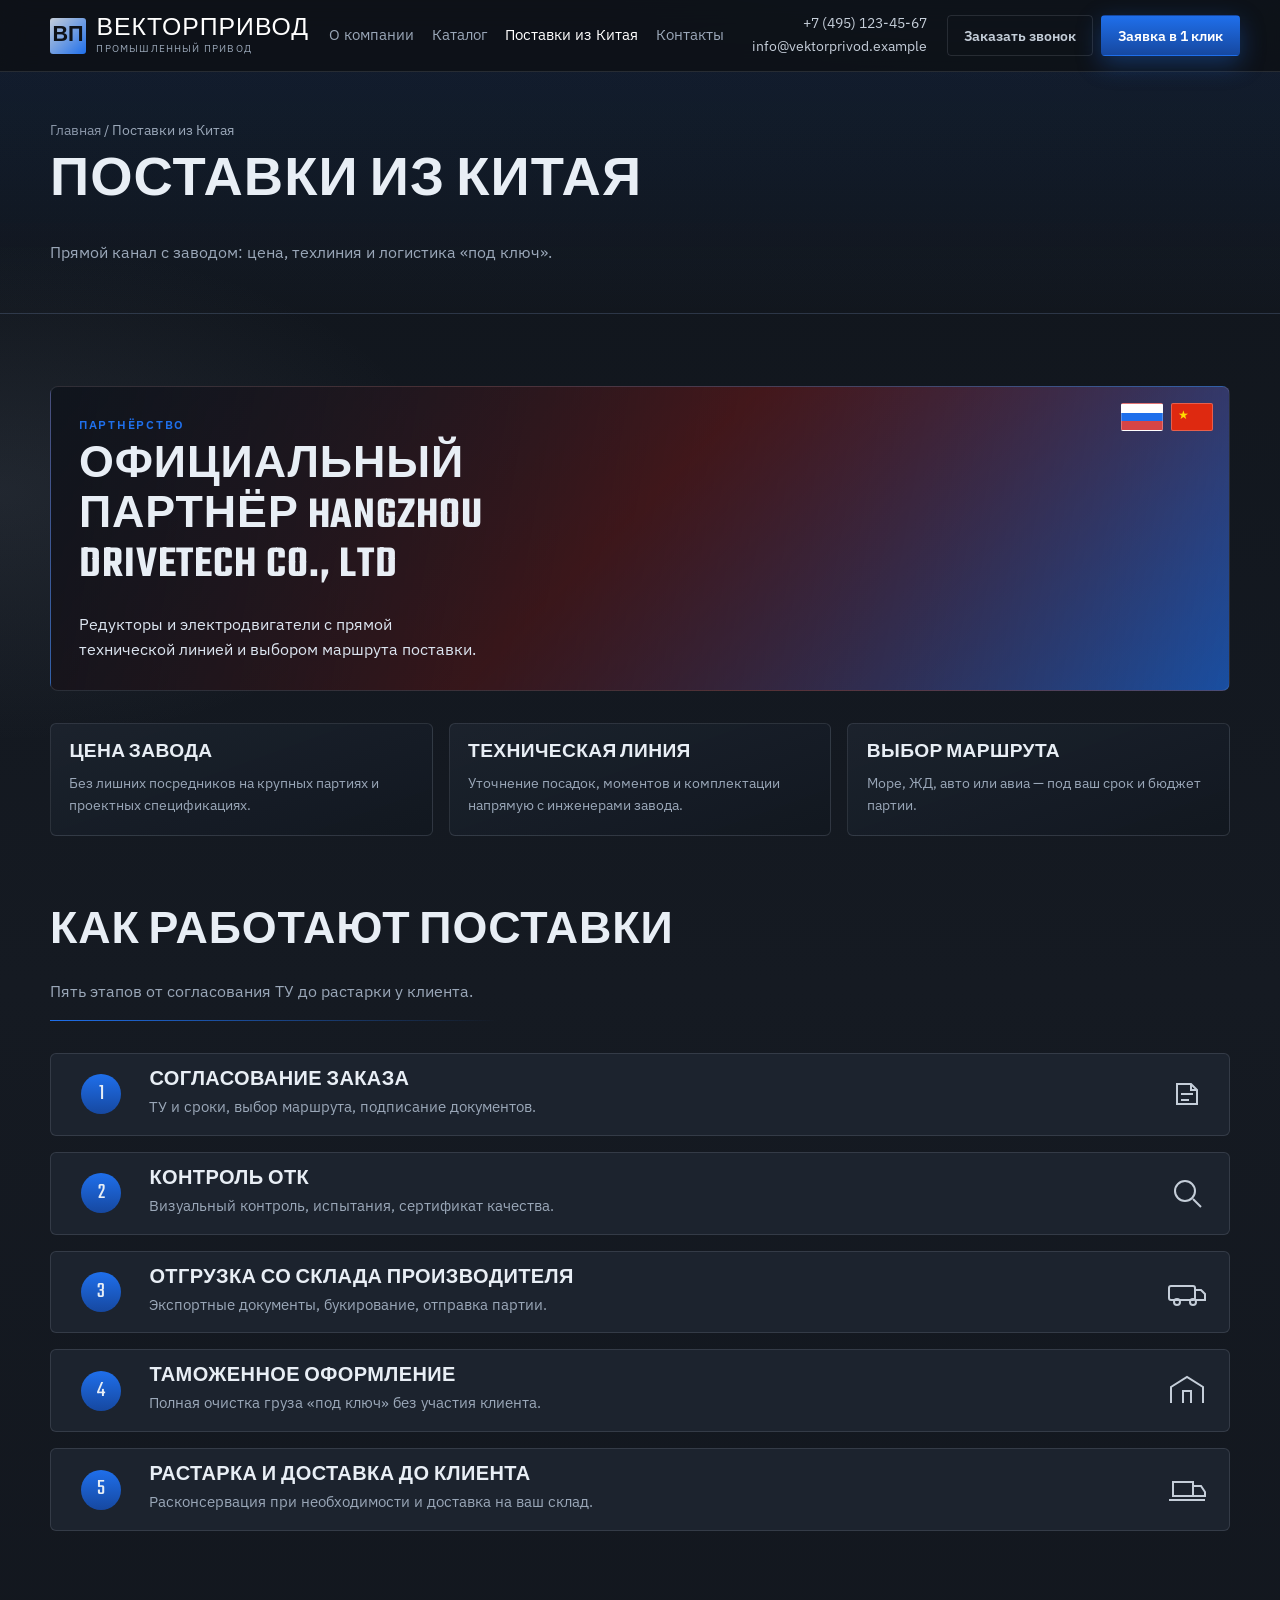
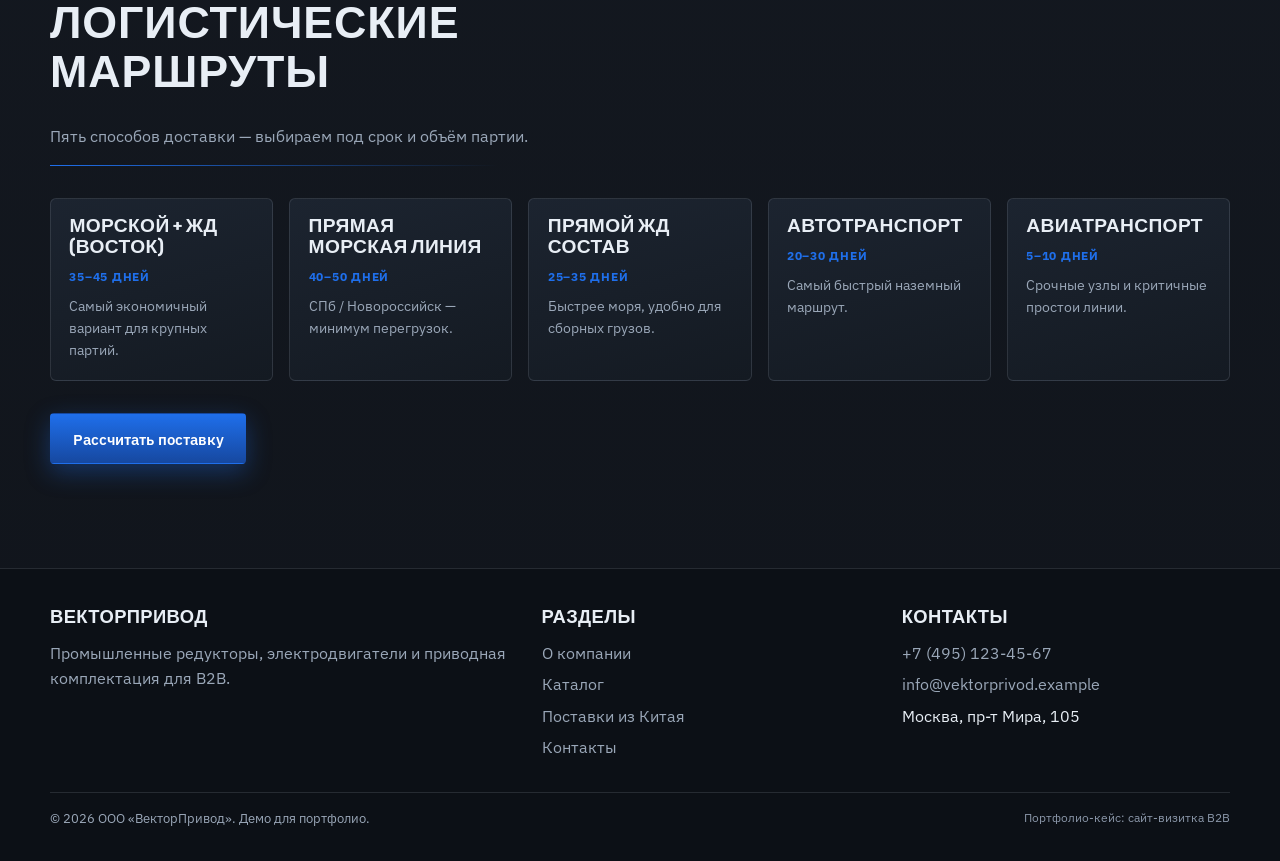
<file: china.html>
<!DOCTYPE html>
<html lang="ru">
<head>
  <meta charset="UTF-8">
  <meta name="viewport" content="width=device-width, initial-scale=1">
  <title>Поставки из Китая — ВекторПривод</title>
  <meta name="description" content="Прямые поставки приводного оборудования из Китая: этапы работы, логистические маршруты, партнёр Hangzhou DriveTech Co., Ltd.">
  <link rel="canonical" href="china.html">
  <link rel="preconnect" href="https://fonts.googleapis.com">
  <link rel="preconnect" href="https://fonts.gstatic.com" crossorigin>
  <link href="https://fonts.googleapis.com/css2?family=IBM+Plex+Sans:wght@400;500;600;700&family=Teko:wght@500;600;700&display=swap" rel="stylesheet">
  <link rel="stylesheet" href="css/styles.css">
</head>
<body>
  <header class="site-header">
    <div class="header-inner">
      <a class="logo" href="index.html">
        <span class="logo-mark" aria-hidden="true">ВП</span>
        <span class="logo-text">ВекторПривод<span>промышленный привод</span></span>
      </a>
      <button class="menu-toggle" type="button" aria-label="Меню" aria-expanded="false">☰</button>
      <nav class="nav" aria-label="Основное меню">
        <a href="about.html">О компании</a>
        <a href="catalog.html">Каталог</a>
        <a class="is-active" href="china.html">Поставки из Китая</a>
        <a href="contacts.html">Контакты</a>
      </nav>
      <div class="header-contacts">
        <a href="tel:+74951234567">+7 (495) 123-45-67</a>
        <a href="mailto:info@vektorprivod.example">info@vektorprivod.example</a>
      </div>
      <div class="header-actions">
        <button class="btn btn-ghost" type="button" data-open-modal="call">Заказать звонок</button>
        <button class="btn btn-primary" type="button" data-open-modal="quick">Заявка в 1 клик</button>
      </div>
    </div>
  </header>

  <main>
    <section class="page-hero">
      <div class="container">
        <p class="breadcrumb"><a href="index.html">Главная</a> / Поставки из Китая</p>
        <h1>Поставки из Китая</h1>
        <p>Прямой канал с заводом: цена, техлиния и логистика «под ключ».</p>
      </div>
    </section>

    <section class="section">
      <div class="container">
        <div class="banner-china">
          <div class="banner-flags" aria-hidden="true">
            <span class="flag flag-ru" title="Россия"></span>
            <span class="flag flag-cn" title="Китай"></span>
          </div>
          <div>
            <p class="slide-label" style="margin:0 0 0.5rem">Партнёрство</p>
            <h2 style="max-width:22ch">Официальный партнёр Hangzhou DriveTech Co., Ltd</h2>
            <p style="max-width:40ch;margin:0;color:#dce5f0">Редукторы и электродвигатели с прямой технической линией и выбором маршрута поставки.</p>
          </div>
        </div>

        <div class="grid-3 mt-2">
          <article class="tile"><h3>Цена завода</h3><p>Без лишних посредников на крупных партиях и проектных спецификациях.</p></article>
          <article class="tile"><h3>Техническая линия</h3><p>Уточнение посадок, моментов и комплектации напрямую с инженерами завода.</p></article>
          <article class="tile"><h3>Выбор маршрута</h3><p>Море, ЖД, авто или авиа — под ваш срок и бюджет партии.</p></article>
        </div>
      </div>
    </section>

    <section class="section" style="padding-top:0">
      <div class="container">
        <div class="section-head">
          <h2>Как работают поставки</h2>
          <p>Пять этапов от согласования ТУ до растарки у клиента.</p>
          <hr class="steel-rule">
        </div>
        <div class="steps">
          <article class="step">
            <div>
              <h3>Согласование заказа</h3>
              <p>ТУ и сроки, выбор маршрута, подписание документов.</p>
            </div>
            <div class="step-ill tile-icon" aria-hidden="true" style="margin:0;justify-self:end"><svg viewBox="0 0 48 48" fill="none" stroke="currentColor" stroke-width="2"><path d="M14 34V14h14l6 6v14H14z"/><path d="M28 14v6h6M18 24h12M18 30h8"/></svg></div>
          </article>
          <article class="step">
            <div>
              <h3>Контроль ОТК</h3>
              <p>Визуальный контроль, испытания, сертификат качества.</p>
            </div>
            <div class="step-ill tile-icon" aria-hidden="true" style="margin:0;justify-self:end"><svg viewBox="0 0 48 48" fill="none" stroke="currentColor" stroke-width="2"><circle cx="22" cy="22" r="10"/><path d="M30 30l8 8"/></svg></div>
          </article>
          <article class="step">
            <div>
              <h3>Отгрузка со склада производителя</h3>
              <p>Экспортные документы, букирование, отправка партии.</p>
            </div>
            <div class="step-ill tile-icon" aria-hidden="true" style="margin:0;justify-self:end"><svg viewBox="0 0 48 48" fill="none" stroke="currentColor" stroke-width="2"><rect x="6" y="18" width="26" height="14" rx="2"/><path d="M32 22h6l4 4v6h-10"/><circle cx="14" cy="34" r="3"/><circle cx="30" cy="34" r="3"/></svg></div>
          </article>
          <article class="step">
            <div>
              <h3>Таможенное оформление</h3>
              <p>Полная очистка груза «под ключ» без участия клиента.</p>
            </div>
            <div class="step-ill tile-icon" aria-hidden="true" style="margin:0;justify-self:end"><svg viewBox="0 0 48 48" fill="none" stroke="currentColor" stroke-width="2"><path d="M8 36V20l16-10 16 10v16"/><path d="M20 36V24h8v12"/></svg></div>
          </article>
          <article class="step">
            <div>
              <h3>Растарка и доставка до клиента</h3>
              <p>Расконсервация при необходимости и доставка на ваш склад.</p>
            </div>
            <div class="step-ill tile-icon" aria-hidden="true" style="margin:0;justify-self:end"><svg viewBox="0 0 48 48" fill="none" stroke="currentColor" stroke-width="2"><path d="M6 34h36"/><rect x="10" y="16" width="20" height="14"/><path d="M30 20h8l4 6v4h-12"/></svg></div>
          </article>
        </div>
      </div>
    </section>

    <section class="section" style="padding-top:0">
      <div class="container">
        <div class="section-head">
          <h2>Логистические маршруты</h2>
          <p>Пять способов доставки — выбираем под срок и объём партии.</p>
          <hr class="steel-rule">
        </div>
        <div class="routes">
          <article class="route">
            <h3>Морской + ЖД (Восток)</h3>
            <span class="eta">35–45 дней</span>
            <p>Самый экономичный вариант для крупных партий.</p>
          </article>
          <article class="route">
            <h3>Прямая морская линия</h3>
            <span class="eta">40–50 дней</span>
            <p>СПб / Новороссийск — минимум перегрузок.</p>
          </article>
          <article class="route">
            <h3>Прямой ЖД состав</h3>
            <span class="eta">25–35 дней</span>
            <p>Быстрее моря, удобно для сборных грузов.</p>
          </article>
          <article class="route">
            <h3>Автотранспорт</h3>
            <span class="eta">20–30 дней</span>
            <p>Самый быстрый наземный маршрут.</p>
          </article>
          <article class="route">
            <h3>Авиатранспорт</h3>
            <span class="eta">5–10 дней</span>
            <p>Срочные узлы и критичные простои линии.</p>
          </article>
        </div>
        <div class="mt-2">
          <button class="btn btn-primary btn-lg" type="button" data-open-modal="quick">Рассчитать поставку</button>
        </div>
      </div>
    </section>
  </main>

  <footer class="site-footer">
    <div class="container footer-grid">
      <div>
        <h3>ВекторПривод</h3>
        <p>Промышленные редукторы, электродвигатели и приводная комплектация для B2B.</p>
      </div>
      <div>
        <h3>Разделы</h3>
        <ul>
          <li><a href="about.html">О компании</a></li>
          <li><a href="catalog.html">Каталог</a></li>
          <li><a href="china.html">Поставки из Китая</a></li>
          <li><a href="contacts.html">Контакты</a></li>
        </ul>
      </div>
      <div>
        <h3>Контакты</h3>
        <ul>
          <li><a href="tel:+74951234567">+7 (495) 123-45-67</a></li>
          <li><a href="mailto:info@vektorprivod.example">info@vektorprivod.example</a></li>
          <li>Москва, пр-т Мира, 105</li>
        </ul>
      </div>
    </div>
    <div class="container footer-bottom">
      <span>© <span id="year">2026</span> ООО «ВекторПривод». Демо для портфолио.</span>
      <span class="portfolio-badge">Портфолио-кейс: сайт-визитка B2B</span>
    </div>
  </footer>

  <div class="modal-backdrop" id="modal-backdrop" aria-hidden="true">
    <div class="modal" role="dialog" aria-modal="true" aria-labelledby="modal-title">
      <div class="modal-head">
        <h3 id="modal-title">Заказать звонок</h3>
        <button class="modal-close" id="modal-close" type="button" aria-label="Закрыть">×</button>
      </div>
      <form class="form" id="modal-form">
        <label>Имя<input id="modal-name" name="name" required autocomplete="name"></label>
        <label>Телефон<input name="phone" type="tel" required autocomplete="tel"></label>
        <label id="modal-comment-wrap" hidden>Что нужно<textarea name="comment"></textarea></label>
        <p class="form-note">Демо-форма: данные никуда не отправляются.</p>
        <div class="form-success" id="modal-success">Заявка принята (демо).</div>
        <button class="btn btn-primary" type="submit">Отправить</button>
      </form>
    </div>
  </div>
  <script src="js/main.js"></script>
</body>
</html>
</file>
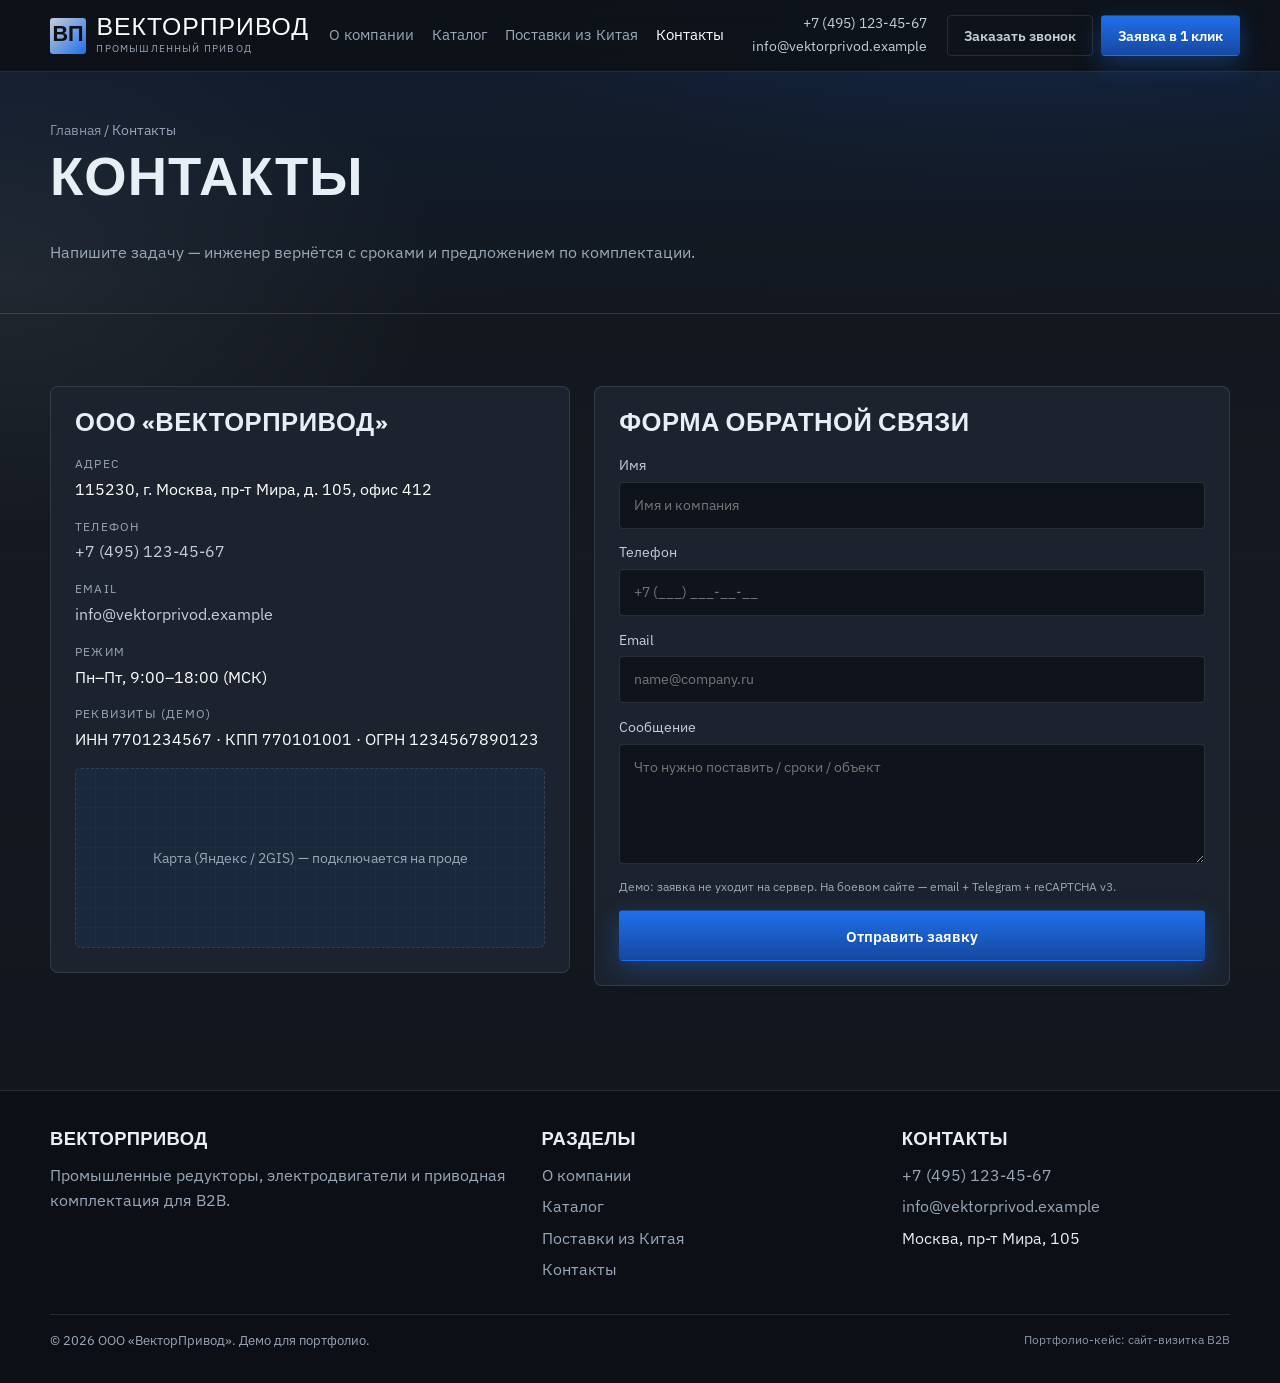
<file: contacts.html>
<!DOCTYPE html>
<html lang="ru">
<head>
  <meta charset="UTF-8">
  <meta name="viewport" content="width=device-width, initial-scale=1">
  <title>Контакты — ВекторПривод</title>
  <meta name="description" content="Контакты ООО «ВекторПривод»: телефон, email, адрес в Москве и форма обратной связи для заявки на промышленный привод.">
  <link rel="canonical" href="contacts.html">
  <link rel="preconnect" href="https://fonts.googleapis.com">
  <link rel="preconnect" href="https://fonts.gstatic.com" crossorigin>
  <link href="https://fonts.googleapis.com/css2?family=IBM+Plex+Sans:wght@400;500;600;700&family=Teko:wght@500;600;700&display=swap" rel="stylesheet">
  <link rel="stylesheet" href="css/styles.css">
</head>
<body>
  <header class="site-header">
    <div class="header-inner">
      <a class="logo" href="index.html">
        <span class="logo-mark" aria-hidden="true">ВП</span>
        <span class="logo-text">ВекторПривод<span>промышленный привод</span></span>
      </a>
      <button class="menu-toggle" type="button" aria-label="Меню" aria-expanded="false">☰</button>
      <nav class="nav" aria-label="Основное меню">
        <a href="about.html">О компании</a>
        <a href="catalog.html">Каталог</a>
        <a href="china.html">Поставки из Китая</a>
        <a class="is-active" href="contacts.html">Контакты</a>
      </nav>
      <div class="header-contacts">
        <a href="tel:+74951234567">+7 (495) 123-45-67</a>
        <a href="mailto:info@vektorprivod.example">info@vektorprivod.example</a>
      </div>
      <div class="header-actions">
        <button class="btn btn-ghost" type="button" data-open-modal="call">Заказать звонок</button>
        <button class="btn btn-primary" type="button" data-open-modal="quick">Заявка в 1 клик</button>
      </div>
    </div>
  </header>

  <main>
    <section class="page-hero">
      <div class="container">
        <p class="breadcrumb"><a href="index.html">Главная</a> / Контакты</p>
        <h1>Контакты</h1>
        <p>Напишите задачу — инженер вернётся с сроками и предложением по комплектации.</p>
      </div>
    </section>

    <section class="section">
      <div class="container contacts-layout">
        <aside class="contact-card">
          <h2 style="font-size:1.6rem;margin-bottom:1rem">ООО «ВекторПривод»</h2>
          <dl>
            <div>
              <dt>Адрес</dt>
              <dd>115230, г. Москва, пр-т Мира, д. 105, офис 412</dd>
            </div>
            <div>
              <dt>Телефон</dt>
              <dd><a href="tel:+74951234567">+7 (495) 123-45-67</a></dd>
            </div>
            <div>
              <dt>Email</dt>
              <dd><a href="mailto:info@vektorprivod.example">info@vektorprivod.example</a></dd>
            </div>
            <div>
              <dt>Режим</dt>
              <dd>Пн–Пт, 9:00–18:00 (МСК)</dd>
            </div>
            <div>
              <dt>Реквизиты (демо)</dt>
              <dd>ИНН 7701234567 · КПП 770101001 · ОГРН 1234567890123</dd>
            </div>
          </dl>
          <div class="map-placeholder" role="img" aria-label="Карта — демо-заглушка">Карта (Яндекс / 2GIS) — подключается на проде</div>
        </aside>

        <div class="contact-card">
          <h2 style="font-size:1.6rem;margin-bottom:1rem">Форма обратной связи</h2>
          <form class="form" id="contact-form">
            <label>Имя<input name="name" required autocomplete="name" placeholder="Имя и компания"></label>
            <label>Телефон<input name="phone" type="tel" required autocomplete="tel" placeholder="+7 (___) ___-__-__"></label>
            <label>Email<input name="email" type="email" required autocomplete="email" placeholder="name@company.ru"></label>
            <label>Сообщение<textarea name="message" required placeholder="Что нужно поставить / сроки / объект"></textarea></label>
            <p class="form-note">Демо: заявка не уходит на сервер. На боевом сайте — email + Telegram + reCAPTCHA v3.</p>
            <div class="form-success" id="contact-success">Спасибо! Сообщение принято (демо).</div>
            <button class="btn btn-primary btn-lg" type="submit">Отправить заявку</button>
          </form>
        </div>
      </div>
    </section>
  </main>

  <footer class="site-footer">
    <div class="container footer-grid">
      <div>
        <h3>ВекторПривод</h3>
        <p>Промышленные редукторы, электродвигатели и приводная комплектация для B2B.</p>
      </div>
      <div>
        <h3>Разделы</h3>
        <ul>
          <li><a href="about.html">О компании</a></li>
          <li><a href="catalog.html">Каталог</a></li>
          <li><a href="china.html">Поставки из Китая</a></li>
          <li><a href="contacts.html">Контакты</a></li>
        </ul>
      </div>
      <div>
        <h3>Контакты</h3>
        <ul>
          <li><a href="tel:+74951234567">+7 (495) 123-45-67</a></li>
          <li><a href="mailto:info@vektorprivod.example">info@vektorprivod.example</a></li>
          <li>Москва, пр-т Мира, 105</li>
        </ul>
      </div>
    </div>
    <div class="container footer-bottom">
      <span>© <span id="year">2026</span> ООО «ВекторПривод». Демо для портфолио.</span>
      <span class="portfolio-badge">Портфолио-кейс: сайт-визитка B2B</span>
    </div>
  </footer>

  <div class="modal-backdrop" id="modal-backdrop" aria-hidden="true">
    <div class="modal" role="dialog" aria-modal="true" aria-labelledby="modal-title">
      <div class="modal-head">
        <h3 id="modal-title">Заказать звонок</h3>
        <button class="modal-close" id="modal-close" type="button" aria-label="Закрыть">×</button>
      </div>
      <form class="form" id="modal-form">
        <label>Имя<input id="modal-name" name="name" required autocomplete="name"></label>
        <label>Телефон<input name="phone" type="tel" required autocomplete="tel"></label>
        <label id="modal-comment-wrap" hidden>Что нужно<textarea name="comment"></textarea></label>
        <p class="form-note">Демо-форма: данные никуда не отправляются.</p>
        <div class="form-success" id="modal-success">Заявка принята (демо).</div>
        <button class="btn btn-primary" type="submit">Отправить</button>
      </form>
    </div>
  </div>
  <script src="js/main.js"></script>
</body>
</html>
</file>
<file: css/styles.css>
/* ООО «ВекторПривод» — портфолио-демо сайта-визитки B2B */
:root {
  --bg-deep: #0e1218;
  --bg: #151a22;
  --bg-elev: #1c232e;
  --steel-1: #8a96a8;
  --steel-2: #c5ced9;
  --steel-3: #e8eef5;
  --blue: #1f6feb;
  --blue-deep: #1648a0;
  --blue-glow: rgba(31, 111, 235, 0.35);
  --text: #e8eef5;
  --text-muted: #9aa7b8;
  --border: rgba(197, 206, 217, 0.14);
  --ok: #2f9e6b;
  --danger: #d64545;
  --radius: 4px;
  --font-display: "Teko", "Arial Narrow", sans-serif;
  --font-body: "IBM Plex Sans", "Segoe UI", sans-serif;
  --shadow: 0 18px 50px rgba(0, 0, 0, 0.45);
  --header-h: 72px;
  --max: 1180px;
}

*,
*::before,
*::after {
  box-sizing: border-box;
}

html {
  scroll-behavior: smooth;
}

body {
  margin: 0;
  font-family: var(--font-body);
  font-size: 16px;
  line-height: 1.55;
  color: var(--text);
  background:
    radial-gradient(1200px 600px at 80% -10%, rgba(31, 111, 235, 0.18), transparent 55%),
    radial-gradient(900px 500px at 0% 20%, rgba(138, 150, 168, 0.12), transparent 50%),
    linear-gradient(180deg, #10151c 0%, var(--bg) 40%, #10141b 100%);
  min-height: 100vh;
}

img {
  max-width: 100%;
  display: block;
}

a {
  color: var(--steel-2);
  text-decoration: none;
  transition: color 0.2s ease;
}

a:hover {
  color: #fff;
}

h1, h2, h3, h4 {
  font-family: var(--font-display);
  font-weight: 600;
  letter-spacing: 0.02em;
  line-height: 1.1;
  margin: 0 0 0.5em;
}

h1 { font-size: clamp(2.6rem, 6vw, 4.4rem); text-transform: uppercase; }
h2 { font-size: clamp(1.9rem, 3.5vw, 2.8rem); text-transform: uppercase; }
h3 { font-size: 1.45rem; text-transform: uppercase; }

p { margin: 0 0 1em; color: var(--text-muted); }

.container {
  width: min(100% - 2rem, var(--max));
  margin-inline: auto;
}

/* Header */
.site-header {
  position: sticky;
  top: 0;
  z-index: 100;
  height: var(--header-h);
  display: flex;
  align-items: center;
  backdrop-filter: blur(14px);
  background: rgba(14, 18, 24, 0.82);
  border-bottom: 1px solid var(--border);
}

.header-inner {
  display: flex;
  align-items: center;
  gap: 1.25rem;
  width: min(100% - 2rem, var(--max));
  margin-inline: auto;
}

.logo {
  display: flex;
  align-items: center;
  gap: 0.65rem;
  color: #fff;
  flex-shrink: 0;
}

.logo-mark {
  width: 36px;
  height: 36px;
  border-radius: 3px;
  background: linear-gradient(135deg, var(--steel-2), var(--blue));
  display: grid;
  place-items: center;
  font-family: var(--font-display);
  font-size: 1.35rem;
  font-weight: 700;
  color: var(--bg-deep);
}

.logo-text {
  font-family: var(--font-display);
  font-size: 1.55rem;
  letter-spacing: 0.04em;
  text-transform: uppercase;
  line-height: 1;
}

.logo-text span {
  display: block;
  font-family: var(--font-body);
  font-size: 0.62rem;
  letter-spacing: 0.12em;
  color: var(--text-muted);
  text-transform: uppercase;
  margin-top: 2px;
}

.nav {
  display: flex;
  gap: 1.1rem;
  margin-left: auto;
  align-items: center;
}

.nav a {
  font-size: 0.92rem;
  color: var(--text-muted);
  white-space: nowrap;
}

.nav a:hover,
.nav a.is-active {
  color: #fff;
}

.header-contacts {
  display: flex;
  flex-direction: column;
  align-items: flex-end;
  gap: 0.1rem;
  margin-left: 0.5rem;
  flex-shrink: 0;
}

.header-contacts a {
  font-size: 0.88rem;
  color: var(--steel-2);
}

.header-actions {
  display: flex;
  gap: 0.5rem;
  flex-shrink: 0;
}

.btn {
  appearance: none;
  border: 1px solid transparent;
  border-radius: var(--radius);
  font-family: var(--font-body);
  font-size: 0.88rem;
  font-weight: 600;
  padding: 0.65rem 1rem;
  cursor: pointer;
  transition: transform 0.15s ease, background 0.2s ease, border-color 0.2s ease, box-shadow 0.2s ease;
  display: inline-flex;
  align-items: center;
  justify-content: center;
  gap: 0.4rem;
  text-decoration: none;
  white-space: nowrap;
}

.btn:active { transform: translateY(1px); }

.btn-primary {
  background: linear-gradient(180deg, var(--blue) 0%, var(--blue-deep) 100%);
  color: #fff;
  box-shadow: 0 8px 24px var(--blue-glow);
}

.btn-primary:hover {
  color: #fff;
  box-shadow: 0 10px 28px rgba(31, 111, 235, 0.5);
}

.btn-ghost {
  background: transparent;
  border-color: var(--border);
  color: var(--steel-2);
}

.btn-ghost:hover {
  border-color: var(--steel-1);
  color: #fff;
}

.btn-lg {
  padding: 0.9rem 1.35rem;
  font-size: 0.95rem;
}

.menu-toggle {
  display: none;
  width: 42px;
  height: 42px;
  border: 1px solid var(--border);
  background: var(--bg-elev);
  border-radius: var(--radius);
  color: #fff;
  cursor: pointer;
}

/* Hero */
.hero {
  position: relative;
  min-height: calc(100vh - var(--header-h));
  display: grid;
  align-items: end;
  overflow: hidden;
  isolation: isolate;
}

.hero-bg {
  position: absolute;
  inset: 0;
  z-index: -2;
  background:
    linear-gradient(100deg, rgba(10, 14, 20, 0.92) 0%, rgba(10, 14, 20, 0.55) 42%, rgba(10, 14, 20, 0.35) 100%),
    linear-gradient(180deg, transparent 50%, rgba(14, 18, 24, 0.95) 100%),
    url("data:image/svg+xml,%3Csvg xmlns='http://www.w3.org/2000/svg' width='160' height='160' viewBox='0 0 160 160'%3E%3Cpath fill='none' stroke='%238a96a8' stroke-opacity='0.12' stroke-width='1' d='M0 80h160M80 0v160M20 20l120 120M140 20L20 140'/%3E%3C/svg%3E"),
    radial-gradient(ellipse at 70% 40%, #2a3a52 0%, #121820 55%, #0a0e14 100%);
  background-size: auto, auto, 160px 160px, auto;
  animation: heroShift 18s ease-in-out infinite alternate;
}

@keyframes heroShift {
  from { background-position: 0 0, 0 0, 0 0, 0 0; }
  to { background-position: 0 0, 0 0, 40px 20px, 0 0; }
}

.hero-gear {
  position: absolute;
  right: -4%;
  bottom: 8%;
  width: min(52vw, 560px);
  aspect-ratio: 1;
  z-index: -1;
  opacity: 0.28;
  background:
    radial-gradient(circle at center, transparent 36%, rgba(197, 206, 217, 0.35) 37%, transparent 38%),
    conic-gradient(from 0deg, transparent 0 8deg, rgba(138, 150, 168, 0.45) 8deg 18deg, transparent 18deg 45deg);
  border-radius: 50%;
  mask: radial-gradient(circle, transparent 34%, #000 35%);
  animation: spin 48s linear infinite;
}

@keyframes spin {
  to { transform: rotate(360deg); }
}

.hero-inner {
  width: min(100% - 2rem, var(--max));
  margin: 0 auto 4.5rem;
  max-width: 720px;
  animation: riseIn 0.9s ease both;
}

@keyframes riseIn {
  from { opacity: 0; transform: translateY(24px); }
  to { opacity: 1; transform: none; }
}

.brand-kicker {
  font-family: var(--font-display);
  font-size: 1.15rem;
  letter-spacing: 0.18em;
  text-transform: uppercase;
  color: var(--steel-2);
  margin-bottom: 0.75rem;
}

.hero h1 {
  margin-bottom: 0.55rem;
  background: linear-gradient(180deg, #fff 20%, var(--steel-2) 100%);
  -webkit-background-clip: text;
  background-clip: text;
  color: transparent;
}

.hero-lead {
  font-size: 1.08rem;
  max-width: 36rem;
  margin-bottom: 1.5rem;
}

.hero-cta {
  display: flex;
  flex-wrap: wrap;
  gap: 0.75rem;
}

/* Slider */
.slider-section {
  padding: 0 0 3rem;
  margin-top: -2rem;
  position: relative;
  z-index: 2;
}

.slider {
  position: relative;
  border: 1px solid var(--border);
  border-radius: 6px;
  overflow: hidden;
  background: var(--bg-elev);
  box-shadow: var(--shadow);
  min-height: 220px;
}

.slide {
  display: none;
  padding: clamp(1.5rem, 4vw, 2.5rem);
  min-height: 220px;
  background:
    linear-gradient(105deg, rgba(22, 72, 160, 0.35), transparent 55%),
    linear-gradient(180deg, #1a2330, #121820);
  animation: fadeSlide 0.5s ease;
}

.slide.is-active { display: grid; align-content: center; gap: 0.75rem; }

@keyframes fadeSlide {
  from { opacity: 0.35; }
  to { opacity: 1; }
}

.slide-label {
  font-size: 0.78rem;
  letter-spacing: 0.14em;
  text-transform: uppercase;
  color: var(--blue);
  font-weight: 600;
}

.slide h2 {
  font-size: clamp(1.6rem, 3vw, 2.2rem);
  max-width: 18ch;
}

.slider-nav {
  position: absolute;
  inset: auto 1rem 1rem auto;
  display: flex;
  gap: 0.5rem;
  align-items: center;
}

.slider-dots {
  display: flex;
  gap: 0.4rem;
}

.dot {
  width: 8px;
  height: 8px;
  border-radius: 50%;
  border: 0;
  background: var(--steel-1);
  opacity: 0.4;
  cursor: pointer;
}

.dot.is-active {
  opacity: 1;
  background: var(--blue);
}

.slider-btn {
  width: 36px;
  height: 36px;
  border-radius: var(--radius);
  border: 1px solid var(--border);
  background: rgba(0, 0, 0, 0.35);
  color: #fff;
  cursor: pointer;
}

/* Sections */
.section {
  padding: 4.5rem 0;
}

.section-head {
  margin-bottom: 2rem;
  max-width: 40rem;
}

.section-head p {
  margin-bottom: 0;
}

.steel-rule {
  height: 1px;
  background: linear-gradient(90deg, var(--blue), transparent 70%);
  border: 0;
  margin: 1rem 0 0;
}

/* Grids / cards */
.grid-7 {
  display: grid;
  grid-template-columns: repeat(auto-fill, minmax(140px, 1fr));
  gap: 1rem;
}

.grid-5 {
  display: grid;
  grid-template-columns: repeat(auto-fill, minmax(180px, 1fr));
  gap: 1rem;
}

.grid-3 {
  display: grid;
  grid-template-columns: repeat(3, 1fr);
  gap: 1rem;
}

.tile {
  background: linear-gradient(160deg, rgba(28, 35, 46, 0.95), rgba(18, 24, 32, 0.98));
  border: 1px solid var(--border);
  border-radius: 6px;
  padding: 1.15rem;
  transition: border-color 0.2s ease, transform 0.2s ease, box-shadow 0.2s ease;
  color: inherit;
  display: block;
}

.tile:hover {
  border-color: rgba(31, 111, 235, 0.45);
  transform: translateY(-3px);
  box-shadow: 0 14px 30px rgba(0, 0, 0, 0.28);
  color: #fff;
}

.tile-icon {
  width: 48px;
  height: 48px;
  margin-bottom: 0.85rem;
  color: var(--steel-2);
}

.tile-icon svg {
  width: 100%;
  height: 100%;
}

.tile h3 {
  font-size: 1.2rem;
  margin: 0;
}

.tile p {
  margin: 0.5rem 0 0;
  font-size: 0.9rem;
}

.catalog-preview .tile h3 {
  font-size: 1.35rem;
}

/* About teaser */
.about-teaser {
  display: grid;
  grid-template-columns: 1.2fr 1fr;
  gap: 2rem;
  align-items: center;
  background:
    linear-gradient(120deg, rgba(31, 111, 235, 0.12), transparent 50%),
    var(--bg-elev);
  border: 1px solid var(--border);
  border-radius: 8px;
  padding: clamp(1.5rem, 4vw, 2.5rem);
}

.about-teaser h2 { margin-bottom: 0.4rem; }

/* Page hero (inner) */
.page-hero {
  padding: 3rem 0 2rem;
  border-bottom: 1px solid var(--border);
  background:
    linear-gradient(180deg, rgba(31, 111, 235, 0.08), transparent);
}

.page-hero h1 {
  font-size: clamp(2.2rem, 5vw, 3.4rem);
}

.breadcrumb {
  font-size: 0.85rem;
  color: var(--text-muted);
  margin-bottom: 0.75rem;
}

.breadcrumb a { color: var(--steel-1); }

/* About page */
.prose {
  max-width: 68ch;
}

.tag-cloud {
  display: flex;
  flex-wrap: wrap;
  gap: 0.45rem;
  margin-top: 1rem;
}

.tag {
  font-size: 0.82rem;
  padding: 0.35rem 0.65rem;
  border: 1px solid var(--border);
  border-radius: 999px;
  color: var(--steel-2);
  background: rgba(255, 255, 255, 0.02);
}

.feature-list {
  list-style: none;
  padding: 0;
  margin: 1.25rem 0 0;
  display: grid;
  gap: 0.75rem;
}

.feature-list li {
  display: grid;
  grid-template-columns: 28px 1fr;
  gap: 0.75rem;
  align-items: start;
  color: var(--text-muted);
}

.feature-list strong {
  color: #fff;
  display: block;
  font-family: var(--font-display);
  font-size: 1.2rem;
  letter-spacing: 0.03em;
  text-transform: uppercase;
}

.num {
  width: 28px;
  height: 28px;
  border-radius: 50%;
  display: grid;
  place-items: center;
  background: var(--blue);
  color: #fff;
  font-size: 0.8rem;
  font-weight: 700;
}

/* Catalog */
.catalog-group {
  margin-bottom: 3rem;
}

.catalog-group > h2 {
  margin-bottom: 1rem;
  padding-bottom: 0.5rem;
  border-bottom: 1px solid var(--border);
}

.product-grid {
  display: grid;
  grid-template-columns: repeat(auto-fill, minmax(150px, 1fr));
  gap: 0.85rem;
}

.product-card {
  background: var(--bg-elev);
  border: 1px solid var(--border);
  border-radius: 6px;
  padding: 1rem 0.85rem 1.1rem;
  text-align: center;
  min-height: 148px;
  display: flex;
  flex-direction: column;
  align-items: center;
  justify-content: flex-start;
  gap: 0.65rem;
}

.product-card .icon {
  width: 44px;
  height: 44px;
  color: var(--steel-2);
}

.product-card .icon svg {
  width: 100%;
  height: 100%;
}

.product-card span {
  font-size: 0.88rem;
  color: var(--steel-3);
  line-height: 1.3;
}

/* China page */
.banner-china {
  border-radius: 8px;
  overflow: hidden;
  border: 1px solid var(--border);
  min-height: 220px;
  display: grid;
  align-items: end;
  padding: 1.75rem;
  background:
    linear-gradient(100deg, rgba(14, 18, 24, 0.88), rgba(14, 18, 24, 0.35)),
    linear-gradient(135deg, #1a2740 0%, #8b1e1e 48%, #1f6feb 100%);
  position: relative;
}

.banner-flags {
  position: absolute;
  top: 1rem;
  right: 1rem;
  display: flex;
  gap: 0.5rem;
}

.flag {
  width: 42px;
  height: 28px;
  border-radius: 2px;
  border: 1px solid rgba(255,255,255,0.25);
}

.flag-ru {
  background: linear-gradient(180deg, #fff 0 33%, #1f6feb 33% 66%, #d64545 66% 100%);
}

.flag-cn {
  background: #de2910;
  position: relative;
}

.flag-cn::after {
  content: "★";
  color: #ffde00;
  position: absolute;
  left: 6px;
  top: 2px;
  font-size: 12px;
}

.steps {
  display: grid;
  gap: 1rem;
  counter-reset: step;
}

.step {
  display: grid;
  grid-template-columns: 64px 1fr 72px;
  gap: 1rem;
  align-items: center;
  padding: 1rem 1.15rem;
  border: 1px solid var(--border);
  border-radius: 6px;
  background: var(--bg-elev);
}

.step::before {
  counter-increment: step;
  content: counter(step);
  width: 40px;
  height: 40px;
  border-radius: 50%;
  display: grid;
  place-items: center;
  background: linear-gradient(180deg, var(--blue), var(--blue-deep));
  font-family: var(--font-display);
  font-size: 1.4rem;
  justify-self: center;
}

.step h3 { margin: 0 0 0.25rem; font-size: 1.25rem; }
.step p { margin: 0; font-size: 0.92rem; }

.routes {
  display: grid;
  grid-template-columns: repeat(auto-fill, minmax(200px, 1fr));
  gap: 1rem;
}

.route {
  padding: 1.15rem;
  border: 1px solid var(--border);
  border-radius: 6px;
  background: linear-gradient(165deg, #1c2430, #141a22);
}

.route .eta {
  display: inline-block;
  margin: 0.5rem 0;
  font-size: 0.78rem;
  letter-spacing: 0.06em;
  text-transform: uppercase;
  color: var(--blue);
  font-weight: 700;
}

.route h3 { font-size: 1.2rem; margin: 0; }
.route p { margin: 0; font-size: 0.9rem; }

/* Contacts */
.contacts-layout {
  display: grid;
  grid-template-columns: 0.9fr 1.1fr;
  gap: 1.5rem;
  align-items: start;
}

.contact-card {
  padding: 1.5rem;
  border: 1px solid var(--border);
  border-radius: 8px;
  background: var(--bg-elev);
}

.contact-card dl {
  margin: 0;
  display: grid;
  gap: 1rem;
}

.contact-card dt {
  font-size: 0.75rem;
  letter-spacing: 0.1em;
  text-transform: uppercase;
  color: var(--text-muted);
  margin-bottom: 0.2rem;
}

.contact-card dd {
  margin: 0;
  color: #fff;
}

.map-placeholder {
  margin-top: 1rem;
  height: 180px;
  border-radius: 6px;
  border: 1px dashed var(--border);
  display: grid;
  place-items: center;
  color: var(--text-muted);
  font-size: 0.9rem;
  background:
    linear-gradient(rgba(31,111,235,0.08), rgba(31,111,235,0.08)),
    repeating-linear-gradient(0deg, transparent, transparent 19px, rgba(138,150,168,0.08) 20px),
    repeating-linear-gradient(90deg, transparent, transparent 19px, rgba(138,150,168,0.08) 20px);
}

.form {
  display: grid;
  gap: 0.85rem;
}

.form label {
  display: grid;
  gap: 0.35rem;
  font-size: 0.85rem;
  color: var(--steel-2);
}

.form input,
.form textarea {
  width: 100%;
  border: 1px solid var(--border);
  border-radius: var(--radius);
  background: #0f141c;
  color: #fff;
  padding: 0.75rem 0.85rem;
  font: inherit;
}

.form input:focus,
.form textarea:focus {
  outline: 2px solid rgba(31, 111, 235, 0.45);
  border-color: var(--blue);
}

.form textarea { min-height: 120px; resize: vertical; }

.form-note {
  font-size: 0.78rem;
  color: var(--text-muted);
  margin: 0;
}

.form-success {
  display: none;
  padding: 0.85rem 1rem;
  border-radius: var(--radius);
  background: rgba(47, 158, 107, 0.15);
  border: 1px solid rgba(47, 158, 107, 0.4);
  color: #9be4c2;
  font-size: 0.92rem;
}

.form-success.is-visible { display: block; }

/* Modal */
.modal-backdrop {
  position: fixed;
  inset: 0;
  background: rgba(5, 8, 12, 0.72);
  backdrop-filter: blur(4px);
  z-index: 200;
  display: none;
  align-items: center;
  justify-content: center;
  padding: 1rem;
}

.modal-backdrop.is-open { display: flex; }

.modal {
  width: min(100%, 420px);
  background: #161c26;
  border: 1px solid var(--border);
  border-radius: 8px;
  padding: 1.35rem 1.35rem 1.5rem;
  box-shadow: var(--shadow);
  animation: riseIn 0.25s ease;
}

.modal-head {
  display: flex;
  justify-content: space-between;
  align-items: center;
  margin-bottom: 1rem;
}

.modal-head h3 {
  margin: 0;
  font-size: 1.55rem;
}

.modal-close {
  width: 36px;
  height: 36px;
  border: 1px solid var(--border);
  background: transparent;
  color: #fff;
  border-radius: var(--radius);
  cursor: pointer;
  font-size: 1.2rem;
}

/* Footer */
.site-footer {
  margin-top: 2rem;
  border-top: 1px solid var(--border);
  padding: 2.5rem 0 2rem;
  background: #0c1016;
}

.footer-grid {
  display: grid;
  grid-template-columns: 1.4fr 1fr 1fr;
  gap: 2rem;
}

.footer-grid h3 {
  font-size: 1.15rem;
  margin-bottom: 0.75rem;
}

.footer-grid ul {
  list-style: none;
  padding: 0;
  margin: 0;
  display: grid;
  gap: 0.4rem;
}

.footer-grid a { color: var(--text-muted); }
.footer-grid a:hover { color: #fff; }

.footer-bottom {
  margin-top: 2rem;
  padding-top: 1rem;
  border-top: 1px solid var(--border);
  display: flex;
  justify-content: space-between;
  gap: 1rem;
  flex-wrap: wrap;
  font-size: 0.82rem;
  color: var(--text-muted);
}

.portfolio-badge {
  font-size: 0.75rem;
  color: var(--steel-1);
}

/* Utilities */
.mt-2 { margin-top: 2rem; }
.mb-0 { margin-bottom: 0; }

@media (max-width: 980px) {
  .header-contacts { display: none; }
  .nav {
    position: fixed;
    inset: var(--header-h) 0 auto 0;
    background: rgba(14, 18, 24, 0.96);
    border-bottom: 1px solid var(--border);
    flex-direction: column;
    align-items: stretch;
    padding: 1rem;
    display: none;
    margin: 0;
  }
  .nav.is-open { display: flex; }
  .menu-toggle { display: grid; place-items: center; margin-left: auto; }
  .header-actions .btn-ghost { display: none; }
  .about-teaser,
  .contacts-layout,
  .grid-3,
  .footer-grid {
    grid-template-columns: 1fr;
  }
  .step {
    grid-template-columns: 48px 1fr;
  }
  .step .step-ill {
    display: none;
  }
}

@media (max-width: 560px) {
  .header-actions .btn { padding: 0.55rem 0.7rem; font-size: 0.8rem; }
  .hero-inner { margin-bottom: 3rem; }
}
</file>
